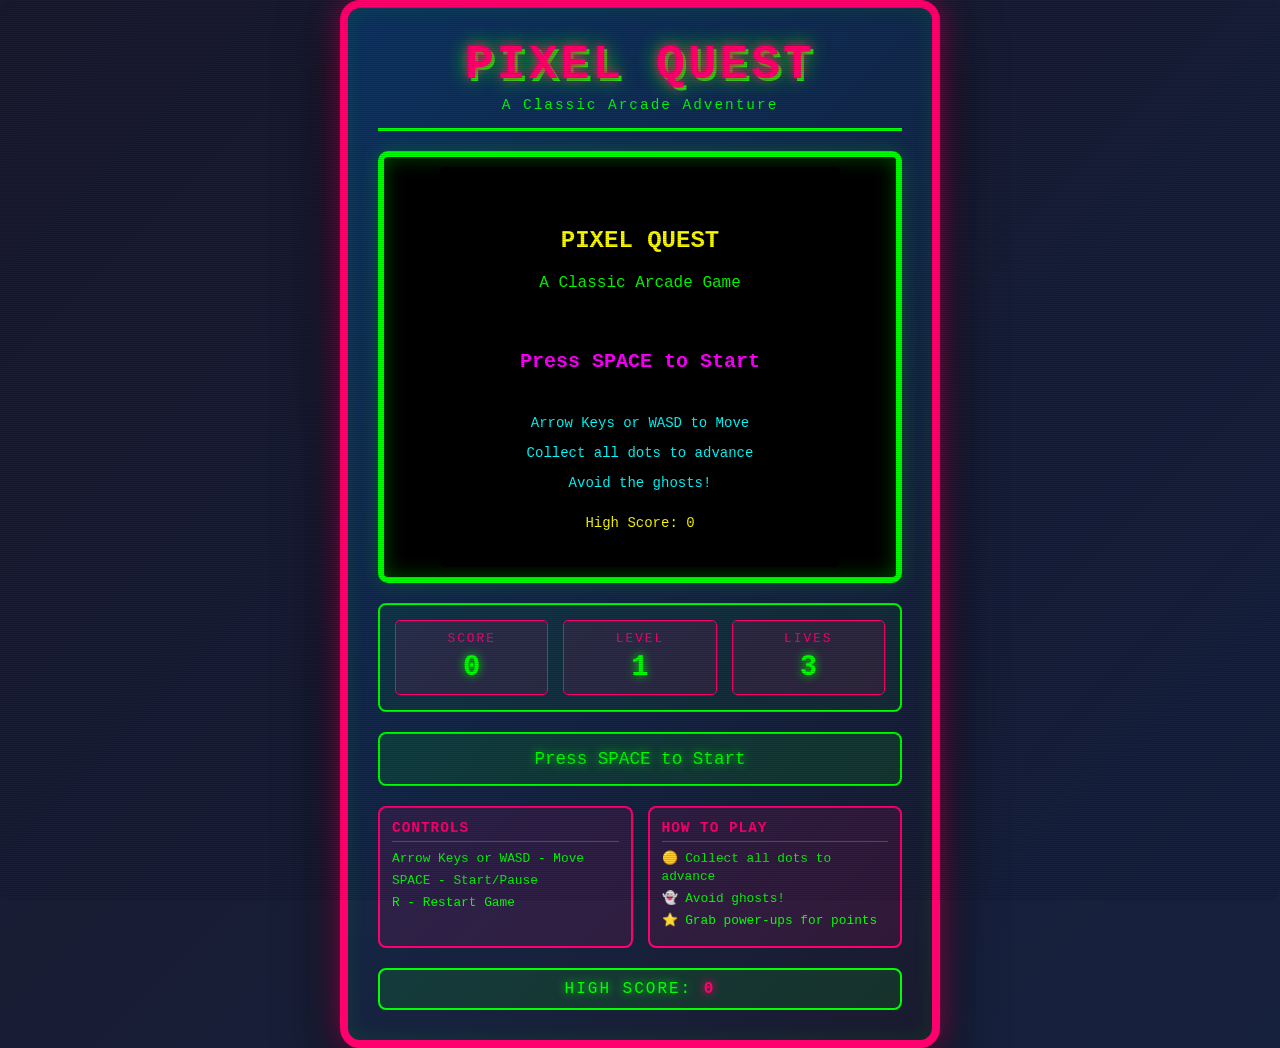
<file: arcade_game/index.html>
<!DOCTYPE html>
<html lang="en">
<head>
    <meta charset="UTF-8">
    <meta name="viewport" content="width=device-width, initial-scale=1.0">
    <title>Retro Arcade Game - Pixel Quest</title>
    <link rel="stylesheet" href="arcade_style.css">
</head>
<body>
    <div class="arcade-container">
        <!-- Arcade Cabinet Header -->
        <div class="arcade-header">
            <h1 class="arcade-title">PIXEL QUEST</h1>
            <p class="arcade-subtitle">A Classic Arcade Adventure</p>
        </div>

        <!-- Game Screen -->
        <div class="arcade-screen">
            <canvas id="gameCanvas" width="400" height="400"></canvas>
        </div>

        <!-- Score Display -->
        <div class="score-display">
            <div class="score-item">
                <span class="score-label">SCORE</span>
                <span class="score-value" id="score">0</span>
            </div>
            <div class="score-item">
                <span class="score-label">LEVEL</span>
                <span class="score-value" id="level">1</span>
            </div>
            <div class="score-item">
                <span class="score-label">LIVES</span>
                <span class="score-value" id="lives">3</span>
            </div>
        </div>

        <!-- Game Status -->
        <div class="game-status" id="gameStatus">
            <p id="statusText">Press SPACE to Start</p>
        </div>

        <!-- Controls -->
        <div class="controls">
            <div class="control-section">
                <h3>CONTROLS</h3>
                <p>Arrow Keys or WASD - Move</p>
                <p>SPACE - Start/Pause</p>
                <p>R - Restart Game</p>
            </div>
            <div class="control-section">
                <h3>HOW TO PLAY</h3>
                <p>🟡 Collect all dots to advance</p>
                <p>👻 Avoid ghosts!</p>
                <p>⭐ Grab power-ups for points</p>
            </div>
        </div>

        <!-- High Score -->
        <div class="high-score">
            <span>HIGH SCORE: <span id="highScore">0</span></span>
        </div>
    </div>

    <script src="arcade_game.js"></script>
</body>
</html>
</file>
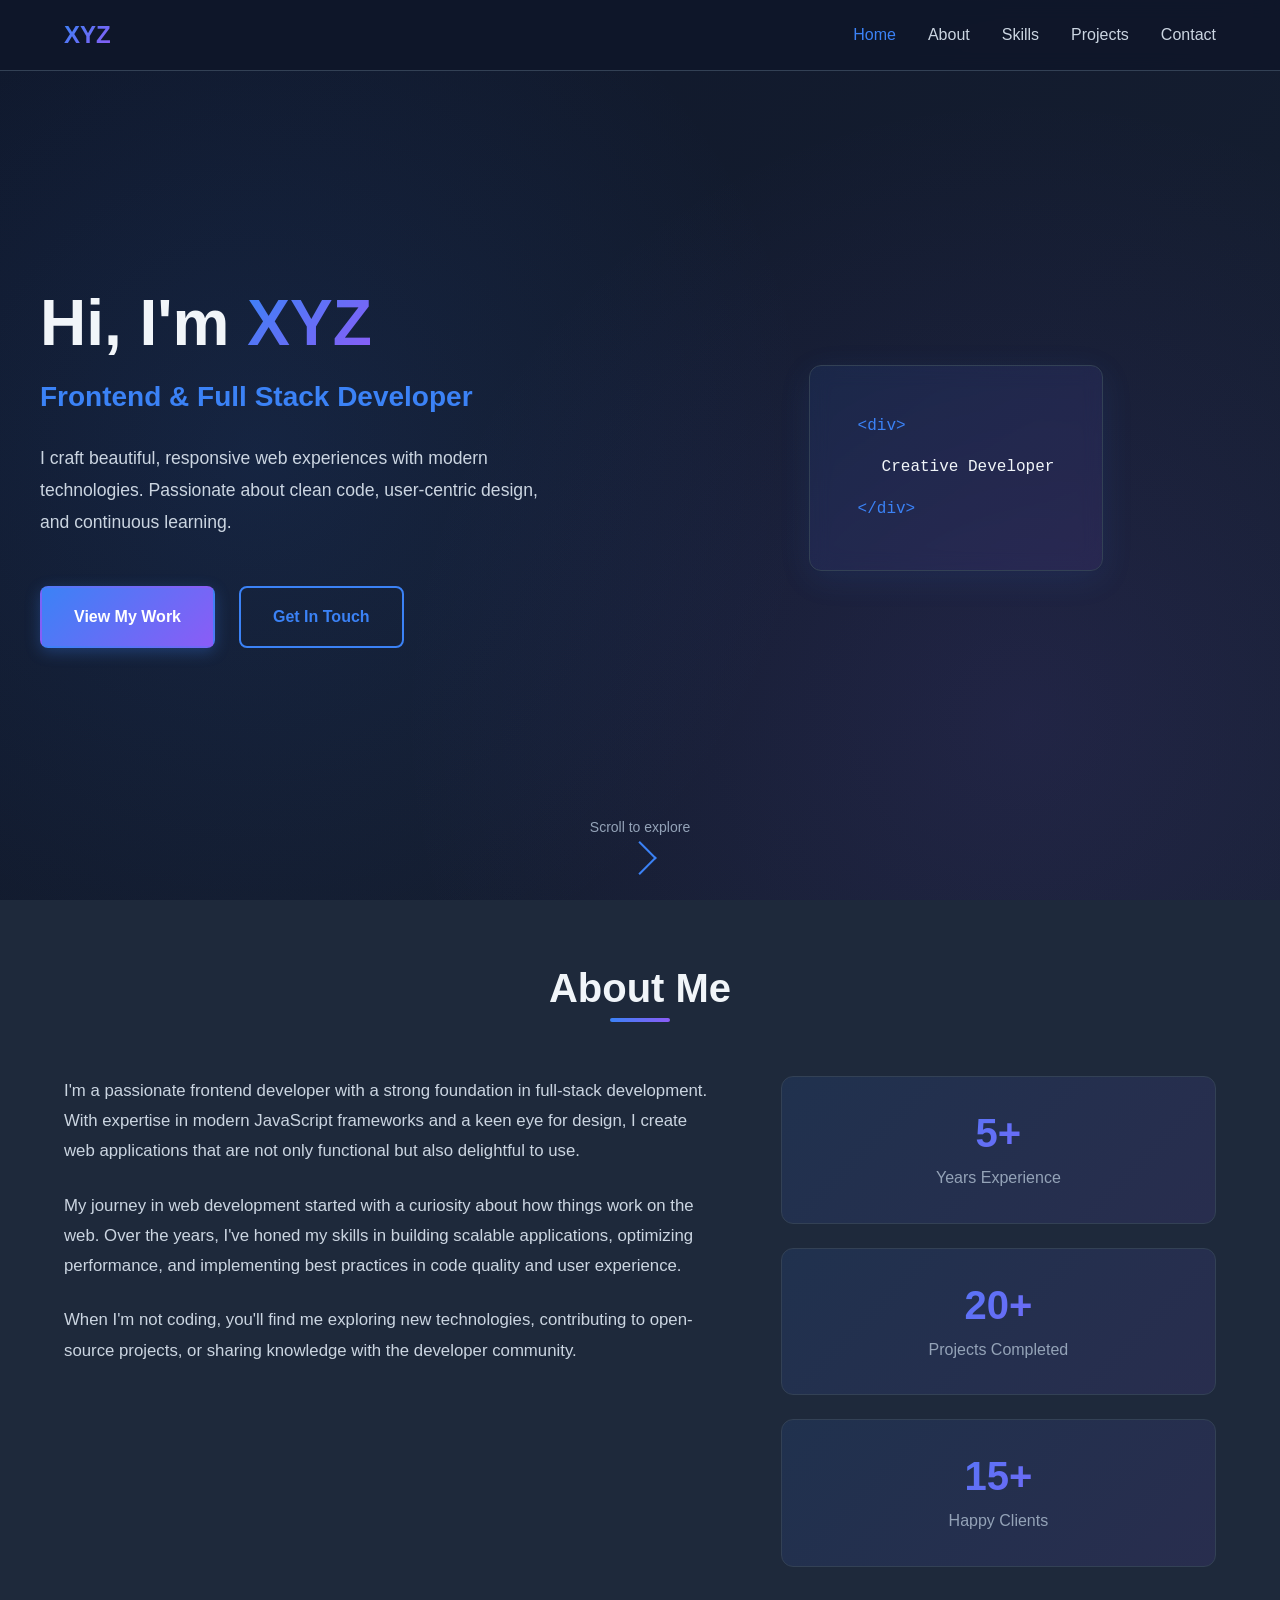
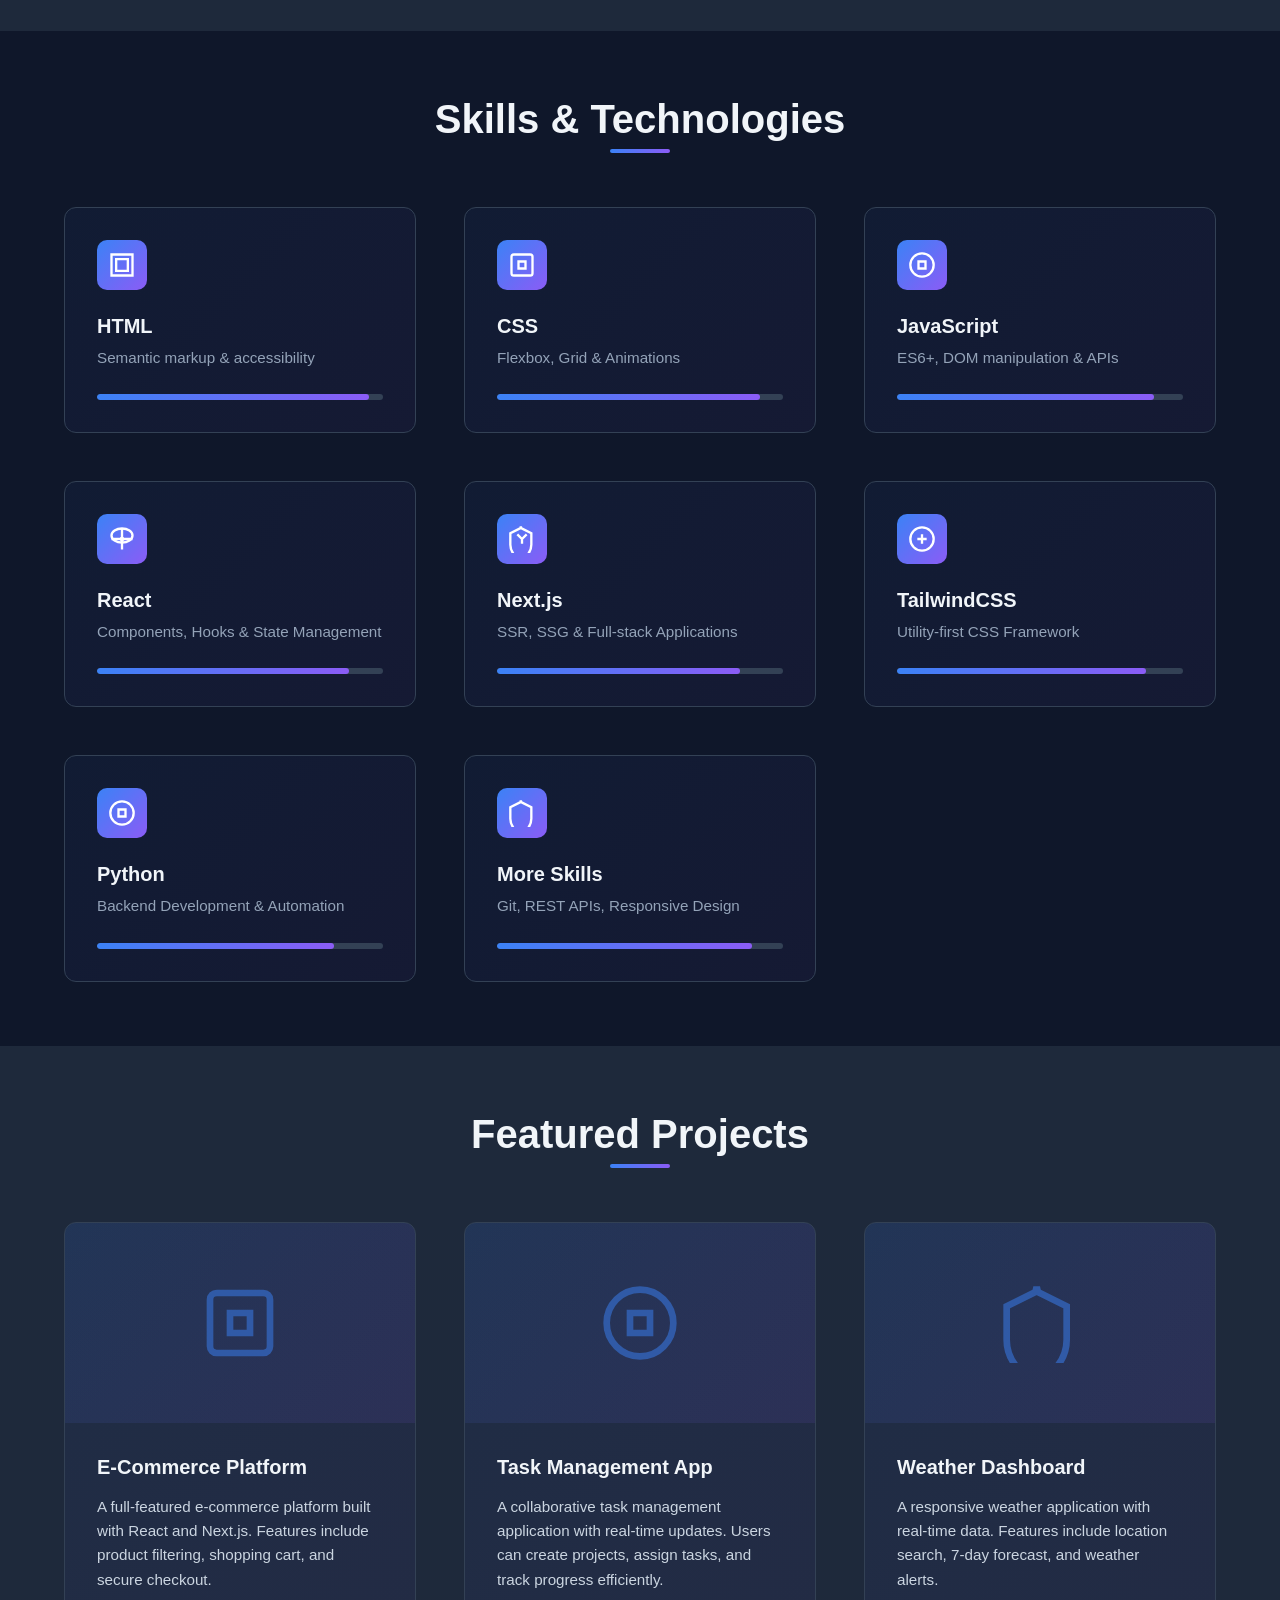
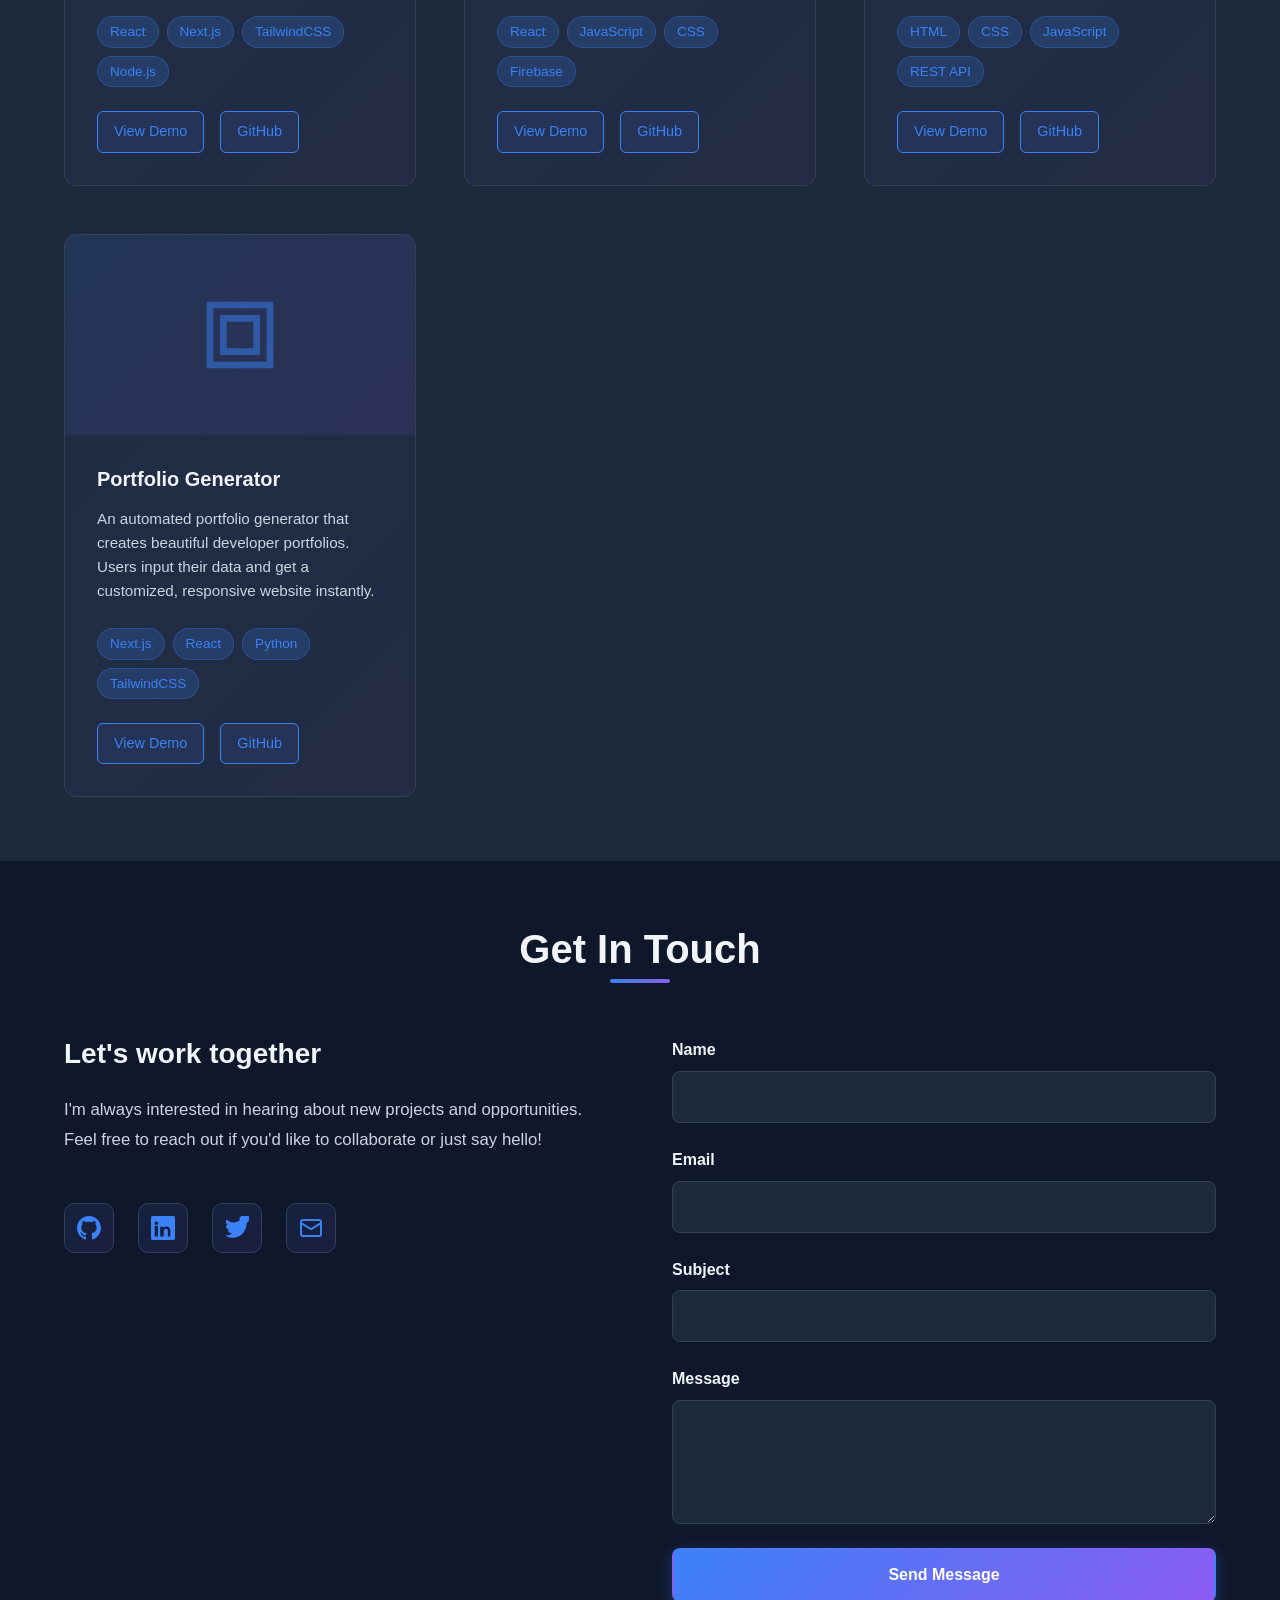
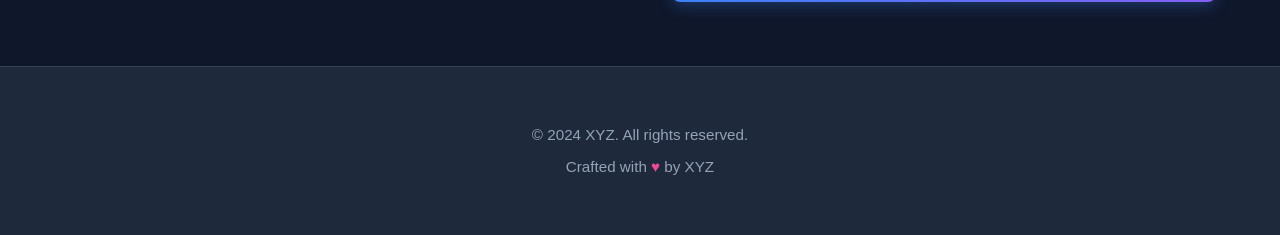
<file: portfolio_app/index.html>
<!DOCTYPE html>
<html lang="en">
<head>
    <meta charset="UTF-8">
    <meta name="viewport" content="width=device-width, initial-scale=1.0">
    <meta name="description" content="XYZ - Frontend & Full Stack Developer Portfolio">
    <meta name="theme-color" content="#0f172a">
    <title>XYZ - Frontend Developer Portfolio</title>
    <link rel="stylesheet" href="style.css">
</head>
<body>
    <!-- Navigation -->
    <nav class="navbar">
        <div class="nav-container">
            <div class="nav-logo">
                <a href="#home">XYZ</a>
            </div>
            <ul class="nav-menu">
                <li><a href="#home" class="nav-link">Home</a></li>
                <li><a href="#about" class="nav-link">About</a></li>
                <li><a href="#skills" class="nav-link">Skills</a></li>
                <li><a href="#projects" class="nav-link">Projects</a></li>
                <li><a href="#contact" class="nav-link">Contact</a></li>
            </ul>
            <div class="hamburger">
                <span></span>
                <span></span>
                <span></span>
            </div>
        </div>
    </nav>

    <!-- Hero Section -->
    <section id="home" class="hero">
        <div class="hero-content">
            <div class="hero-text">
                <h1 class="hero-title">Hi, I'm <span class="highlight">XYZ</span></h1>
                <p class="hero-subtitle">Frontend & Full Stack Developer</p>
                <p class="hero-description">
                    I craft beautiful, responsive web experiences with modern technologies. 
                    Passionate about clean code, user-centric design, and continuous learning.
                </p>
                <div class="hero-buttons">
                    <a href="#projects" class="btn btn-primary">View My Work</a>
                    <a href="#contact" class="btn btn-secondary">Get In Touch</a>
                </div>
            </div>
            <div class="hero-visual">
                <div class="floating-card">
                    <div class="code-snippet">
                        <span class="code-tag">&lt;div&gt;</span>
                        <span class="code-text">Creative Developer</span>
                        <span class="code-tag">&lt;/div&gt;</span>
                    </div>
                </div>
            </div>
        </div>
        <div class="scroll-indicator">
            <span>Scroll to explore</span>
            <div class="scroll-arrow"></div>
        </div>
    </section>

    <!-- About Section -->
    <section id="about" class="about">
        <div class="container">
            <h2 class="section-title">About Me</h2>
            <div class="about-content">
                <div class="about-text">
                    <p>
                        I'm a passionate frontend developer with a strong foundation in full-stack development. 
                        With expertise in modern JavaScript frameworks and a keen eye for design, I create web 
                        applications that are not only functional but also delightful to use.
                    </p>
                    <p>
                        My journey in web development started with a curiosity about how things work on the web. 
                        Over the years, I've honed my skills in building scalable applications, optimizing performance, 
                        and implementing best practices in code quality and user experience.
                    </p>
                    <p>
                        When I'm not coding, you'll find me exploring new technologies, contributing to open-source 
                        projects, or sharing knowledge with the developer community.
                    </p>
                </div>
                <div class="about-stats">
                    <div class="stat-card">
                        <h3>5+</h3>
                        <p>Years Experience</p>
                    </div>
                    <div class="stat-card">
                        <h3>20+</h3>
                        <p>Projects Completed</p>
                    </div>
                    <div class="stat-card">
                        <h3>15+</h3>
                        <p>Happy Clients</p>
                    </div>
                </div>
            </div>
        </div>
    </section>

    <!-- Skills Section -->
    <section id="skills" class="skills">
        <div class="container">
            <h2 class="section-title">Skills & Technologies</h2>
            <div class="skills-grid">
                <!-- HTML -->
                <div class="skill-card">
                    <div class="skill-icon">
                        <svg viewBox="0 0 24 24" fill="none" stroke="currentColor" stroke-width="2">
                            <path d="M3 3h18v18H3z"></path>
                            <path d="M7 7h10v10H7z"></path>
                        </svg>
                    </div>
                    <h3>HTML</h3>
                    <p>Semantic markup & accessibility</p>
                    <div class="progress-bar">
                        <div class="progress" style="width: 95%"></div>
                    </div>
                </div>

                <!-- CSS -->
                <div class="skill-card">
                    <div class="skill-icon">
                        <svg viewBox="0 0 24 24" fill="none" stroke="currentColor" stroke-width="2">
                            <rect x="3" y="3" width="18" height="18" rx="2"></rect>
                            <path d="M9 9h6v6H9z"></path>
                        </svg>
                    </div>
                    <h3>CSS</h3>
                    <p>Flexbox, Grid & Animations</p>
                    <div class="progress-bar">
                        <div class="progress" style="width: 92%"></div>
                    </div>
                </div>

                <!-- JavaScript -->
                <div class="skill-card">
                    <div class="skill-icon">
                        <svg viewBox="0 0 24 24" fill="none" stroke="currentColor" stroke-width="2">
                            <path d="M12 2C6.48 2 2 6.48 2 12s4.48 10 10 10 10-4.48 10-10S17.52 2 12 2z"></path>
                            <path d="M9 9h6v6H9z"></path>
                        </svg>
                    </div>
                    <h3>JavaScript</h3>
                    <p>ES6+, DOM manipulation & APIs</p>
                    <div class="progress-bar">
                        <div class="progress" style="width: 90%"></div>
                    </div>
                </div>

                <!-- React -->
                <div class="skill-card">
                    <div class="skill-icon">
                        <svg viewBox="0 0 24 24" fill="none" stroke="currentColor" stroke-width="2">
                            <circle cx="12" cy="12" r="1"></circle>
                            <path d="M12 3c4.97 0 9 2.69 9 6s-4.03 6-9 6-9-2.69-9-6 4.03-6 9-6z"></path>
                            <path d="M12 3v18M3 12h18"></path>
                        </svg>
                    </div>
                    <h3>React</h3>
                    <p>Components, Hooks & State Management</p>
                    <div class="progress-bar">
                        <div class="progress" style="width: 88%"></div>
                    </div>
                </div>

                <!-- Next.js -->
                <div class="skill-card">
                    <div class="skill-icon">
                        <svg viewBox="0 0 24 24" fill="none" stroke="currentColor" stroke-width="2">
                            <path d="M12 2L2 7v10c0 5.55 3.84 10.74 9 12 5.16-1.26 9-6.45 9-12V7l-10-5z"></path>
                            <path d="M12 12l-4-4m4 4l4-4m-4 4v4"></path>
                        </svg>
                    </div>
                    <h3>Next.js</h3>
                    <p>SSR, SSG & Full-stack Applications</p>
                    <div class="progress-bar">
                        <div class="progress" style="width: 85%"></div>
                    </div>
                </div>

                <!-- TailwindCSS -->
                <div class="skill-card">
                    <div class="skill-icon">
                        <svg viewBox="0 0 24 24" fill="none" stroke="currentColor" stroke-width="2">
                            <path d="M12 2C6.48 2 2 6.48 2 12s4.48 10 10 10 10-4.48 10-10S17.52 2 12 2z"></path>
                            <path d="M8 12h8M12 8v8"></path>
                        </svg>
                    </div>
                    <h3>TailwindCSS</h3>
                    <p>Utility-first CSS Framework</p>
                    <div class="progress-bar">
                        <div class="progress" style="width: 87%"></div>
                    </div>
                </div>

                <!-- Python -->
                <div class="skill-card">
                    <div class="skill-icon">
                        <svg viewBox="0 0 24 24" fill="none" stroke="currentColor" stroke-width="2">
                            <path d="M12 2C6.48 2 2 6.48 2 12s4.48 10 10 10 10-4.48 10-10S17.52 2 12 2z"></path>
                            <path d="M9 9h6v6H9z"></path>
                        </svg>
                    </div>
                    <h3>Python</h3>
                    <p>Backend Development & Automation</p>
                    <div class="progress-bar">
                        <div class="progress" style="width: 83%"></div>
                    </div>
                </div>

                <!-- Additional Skills -->
                <div class="skill-card">
                    <div class="skill-icon">
                        <svg viewBox="0 0 24 24" fill="none" stroke="currentColor" stroke-width="2">
                            <path d="M12 2L2 7v10c0 5.55 3.84 10.74 9 12 5.16-1.26 9-6.45 9-12V7l-10-5z"></path>
                        </svg>
                    </div>
                    <h3>More Skills</h3>
                    <p>Git, REST APIs, Responsive Design</p>
                    <div class="progress-bar">
                        <div class="progress" style="width: 89%"></div>
                    </div>
                </div>
            </div>
        </div>
    </section>

    <!-- Projects Section -->
    <section id="projects" class="projects">
        <div class="container">
            <h2 class="section-title">Featured Projects</h2>
            <div class="projects-grid">
                <!-- Project 1 -->
                <div class="project-card">
                    <div class="project-image">
                        <div class="project-placeholder">
                            <svg viewBox="0 0 24 24" fill="none" stroke="currentColor" stroke-width="2">
                                <rect x="3" y="3" width="18" height="18" rx="2"></rect>
                                <path d="M9 9h6v6H9z"></path>
                            </svg>
                        </div>
                    </div>
                    <div class="project-content">
                        <h3>E-Commerce Platform</h3>
                        <p>
                            A full-featured e-commerce platform built with React and Next.js. 
                            Features include product filtering, shopping cart, and secure checkout.
                        </p>
                        <div class="project-tech">
                            <span class="tech-tag">React</span>
                            <span class="tech-tag">Next.js</span>
                            <span class="tech-tag">TailwindCSS</span>
                            <span class="tech-tag">Node.js</span>
                        </div>
                        <div class="project-links">
                            <a href="#" class="project-link">View Demo</a>
                            <a href="#" class="project-link">GitHub</a>
                        </div>
                    </div>
                </div>

                <!-- Project 2 -->
                <div class="project-card">
                    <div class="project-image">
                        <div class="project-placeholder">
                            <svg viewBox="0 0 24 24" fill="none" stroke="currentColor" stroke-width="2">
                                <path d="M12 2C6.48 2 2 6.48 2 12s4.48 10 10 10 10-4.48 10-10S17.52 2 12 2z"></path>
                                <path d="M9 9h6v6H9z"></path>
                            </svg>
                        </div>
                    </div>
                    <div class="project-content">
                        <h3>Task Management App</h3>
                        <p>
                            A collaborative task management application with real-time updates. 
                            Users can create projects, assign tasks, and track progress efficiently.
                        </p>
                        <div class="project-tech">
                            <span class="tech-tag">React</span>
                            <span class="tech-tag">JavaScript</span>
                            <span class="tech-tag">CSS</span>
                            <span class="tech-tag">Firebase</span>
                        </div>
                        <div class="project-links">
                            <a href="#" class="project-link">View Demo</a>
                            <a href="#" class="project-link">GitHub</a>
                        </div>
                    </div>
                </div>

                <!-- Project 3 -->
                <div class="project-card">
                    <div class="project-image">
                        <div class="project-placeholder">
                            <svg viewBox="0 0 24 24" fill="none" stroke="currentColor" stroke-width="2">
                                <path d="M12 2L2 7v10c0 5.55 3.84 10.74 9 12 5.16-1.26 9-6.45 9-12V7l-10-5z"></path>
                            </svg>
                        </div>
                    </div>
                    <div class="project-content">
                        <h3>Weather Dashboard</h3>
                        <p>
                            A responsive weather application with real-time data. 
                            Features include location search, 7-day forecast, and weather alerts.
                        </p>
                        <div class="project-tech">
                            <span class="tech-tag">HTML</span>
                            <span class="tech-tag">CSS</span>
                            <span class="tech-tag">JavaScript</span>
                            <span class="tech-tag">REST API</span>
                        </div>
                        <div class="project-links">
                            <a href="#" class="project-link">View Demo</a>
                            <a href="#" class="project-link">GitHub</a>
                        </div>
                    </div>
                </div>

                <!-- Project 4 -->
                <div class="project-card">
                    <div class="project-image">
                        <div class="project-placeholder">
                            <svg viewBox="0 0 24 24" fill="none" stroke="currentColor" stroke-width="2">
                                <path d="M3 3h18v18H3z"></path>
                                <path d="M7 7h10v10H7z"></path>
                            </svg>
                        </div>
                    </div>
                    <div class="project-content">
                        <h3>Portfolio Generator</h3>
                        <p>
                            An automated portfolio generator that creates beautiful developer portfolios. 
                            Users input their data and get a customized, responsive website instantly.
                        </p>
                        <div class="project-tech">
                            <span class="tech-tag">Next.js</span>
                            <span class="tech-tag">React</span>
                            <span class="tech-tag">Python</span>
                            <span class="tech-tag">TailwindCSS</span>
                        </div>
                        <div class="project-links">
                            <a href="#" class="project-link">View Demo</a>
                            <a href="#" class="project-link">GitHub</a>
                        </div>
                    </div>
                </div>
            </div>
        </div>
    </section>

    <!-- Contact Section -->
    <section id="contact" class="contact">
        <div class="container">
            <h2 class="section-title">Get In Touch</h2>
            <div class="contact-content">
                <div class="contact-info">
                    <h3>Let's work together</h3>
                    <p>
                        I'm always interested in hearing about new projects and opportunities. 
                        Feel free to reach out if you'd like to collaborate or just say hello!
                    </p>
                    <div class="social-links">
                        <a href="#" class="social-link" title="GitHub">
                            <svg viewBox="0 0 24 24" fill="currentColor">
                                <path d="M12 0c-6.626 0-12 5.373-12 12 0 5.302 3.438 9.8 8.207 11.387.599.111.793-.261.793-.577v-2.234c-3.338.726-4.033-1.416-4.033-1.416-.546-1.387-1.333-1.756-1.333-1.756-1.089-.745.083-.729.083-.729 1.205.084 1.839 1.237 1.839 1.237 1.07 1.834 2.807 1.304 3.492.997.107-.775.418-1.305.762-1.604-2.665-.305-5.467-1.334-5.467-5.931 0-1.311.469-2.381 1.236-3.221-.124-.303-.535-1.524.117-3.176 0 0 1.008-.322 3.301 1.23.957-.266 1.983-.399 3.003-.404 1.02.005 2.047.138 3.006.404 2.291-1.552 3.297-1.23 3.297-1.23.653 1.653.242 2.874.118 3.176.77.84 1.235 1.911 1.235 3.221 0 4.609-2.807 5.624-5.479 5.921.43.372.823 1.102.823 2.222v 3.293c0 .319.192.694.801.576 4.765-1.589 8.199-6.086 8.199-11.386 0-6.627-5.373-12-12-12z"/>
                            </svg>
                        </a>
                        <a href="#" class="social-link" title="LinkedIn">
                            <svg viewBox="0 0 24 24" fill="currentColor">
                                <path d="M20.447 20.452h-3.554v-5.569c0-1.328-.475-2.236-1.986-2.236-1.081 0-1.722.722-2.004 1.418-.103.249-.129.597-.129.946v5.441h-3.554s.05-8.81 0-9.728h3.554v1.375c.427-.659 1.191-1.595 2.897-1.595 2.117 0 3.704 1.385 3.704 4.362v5.586zM5.337 8.855c-1.144 0-1.915-.759-1.915-1.71 0-.955.77-1.71 1.958-1.71 1.187 0 1.915.755 1.938 1.71 0 .951-.751 1.71-1.981 1.71zm1.581 11.597H3.715V9.724h3.203v10.728zM22.225 0H1.771C.792 0 0 .774 0 1.729v20.542C0 23.227.792 24 1.771 24h20.451C23.2 24 24 23.227 24 22.271V1.729C24 .774 23.2 0 22.225 0z"/>
                            </svg>
                        </a>
                        <a href="#" class="social-link" title="Twitter">
                            <svg viewBox="0 0 24 24" fill="currentColor">
                                <path d="M23.953 4.57a10 10 0 002.856-3.515 10 10 0 01-2.836.775 4.958 4.958 0 002.163-2.723c-.951.555-2.005.959-3.127 1.184a4.92 4.92 0 00-8.384 4.482C7.69 8.095 4.067 6.13 1.64 3.162a4.822 4.822 0 00-.666 2.475c0 1.71.87 3.213 2.188 4.096a4.904 4.904 0 01-2.228-.616v.06a4.923 4.923 0 003.946 4.827 4.996 4.996 0 01-2.212.085 4.936 4.936 0 004.604 3.417 9.867 9.867 0 01-6.102 2.105c-.39 0-.779-.023-1.17-.067a13.995 13.995 0 007.557 2.209c9.053 0 13.998-7.496 13.998-13.985 0-.21 0-.42-.015-.63A9.935 9.935 0 0024 4.59z"/>
                            </svg>
                        </a>
                        <a href="mailto:xyz@example.com" class="social-link" title="Email">
                            <svg viewBox="0 0 24 24" fill="none" stroke="currentColor" stroke-width="2">
                                <rect x="2" y="4" width="20" height="16" rx="2"></rect>
                                <path d="m22 7-8.97 5.7a1.94 1.94 0 0 1-2.06 0L2 7"></path>
                            </svg>
                        </a>
                    </div>
                </div>
                <form class="contact-form" id="contactForm">
                    <div class="form-group">
                        <label for="name">Name</label>
                        <input type="text" id="name" name="name" required>
                    </div>
                    <div class="form-group">
                        <label for="email">Email</label>
                        <input type="email" id="email" name="email" required>
                    </div>
                    <div class="form-group">
                        <label for="subject">Subject</label>
                        <input type="text" id="subject" name="subject" required>
                    </div>
                    <div class="form-group">
                        <label for="message">Message</label>
                        <textarea id="message" name="message" rows="5" required></textarea>
                    </div>
                    <button type="submit" class="btn btn-primary">Send Message</button>
                    <div class="form-message" id="formMessage"></div>
                </form>
            </div>
        </div>
    </section>

    <!-- Footer -->
    <footer class="footer">
        <div class="container">
            <div class="footer-content">
                <p>&copy; 2024 XYZ. All rights reserved.</p>
                <p>Crafted with <span class="heart">♥</span> by XYZ</p>
            </div>
        </div>
    </footer>

    <script src="script.js"></script>
</body>
</html>
</file>
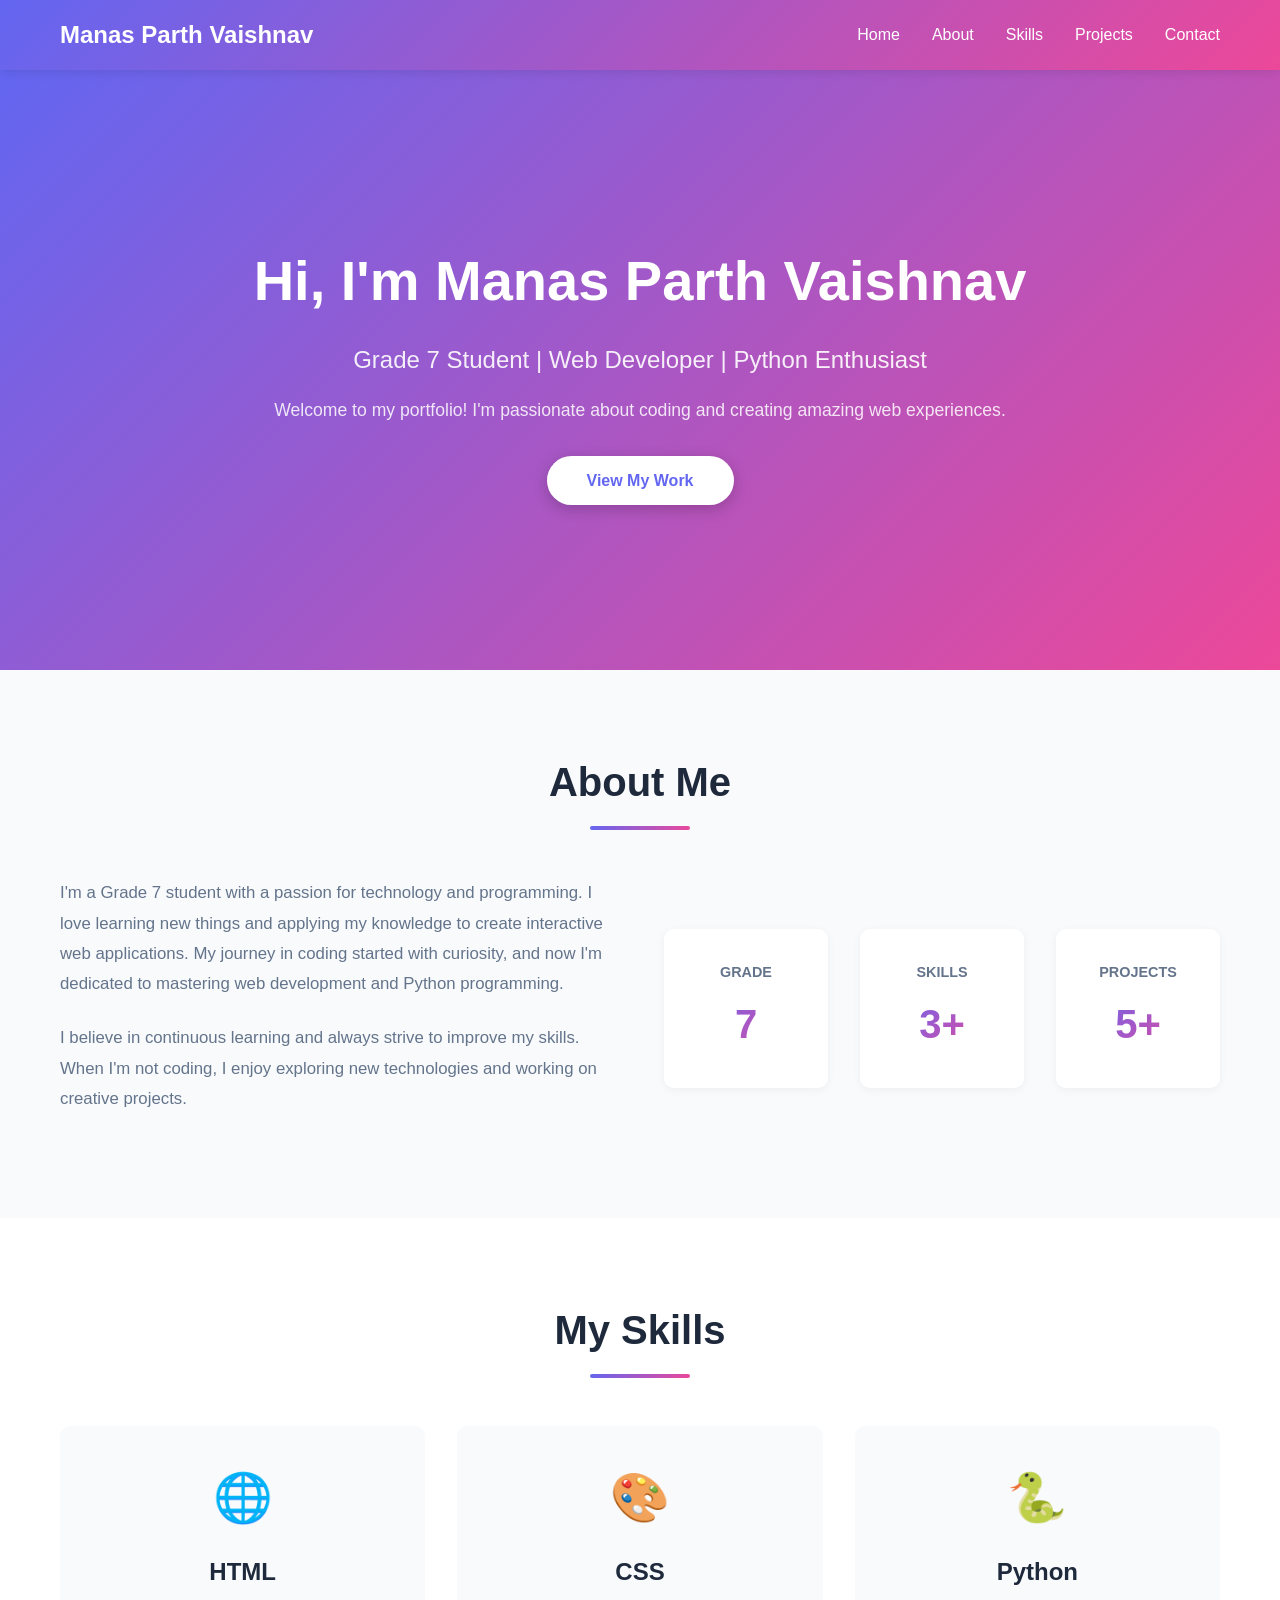
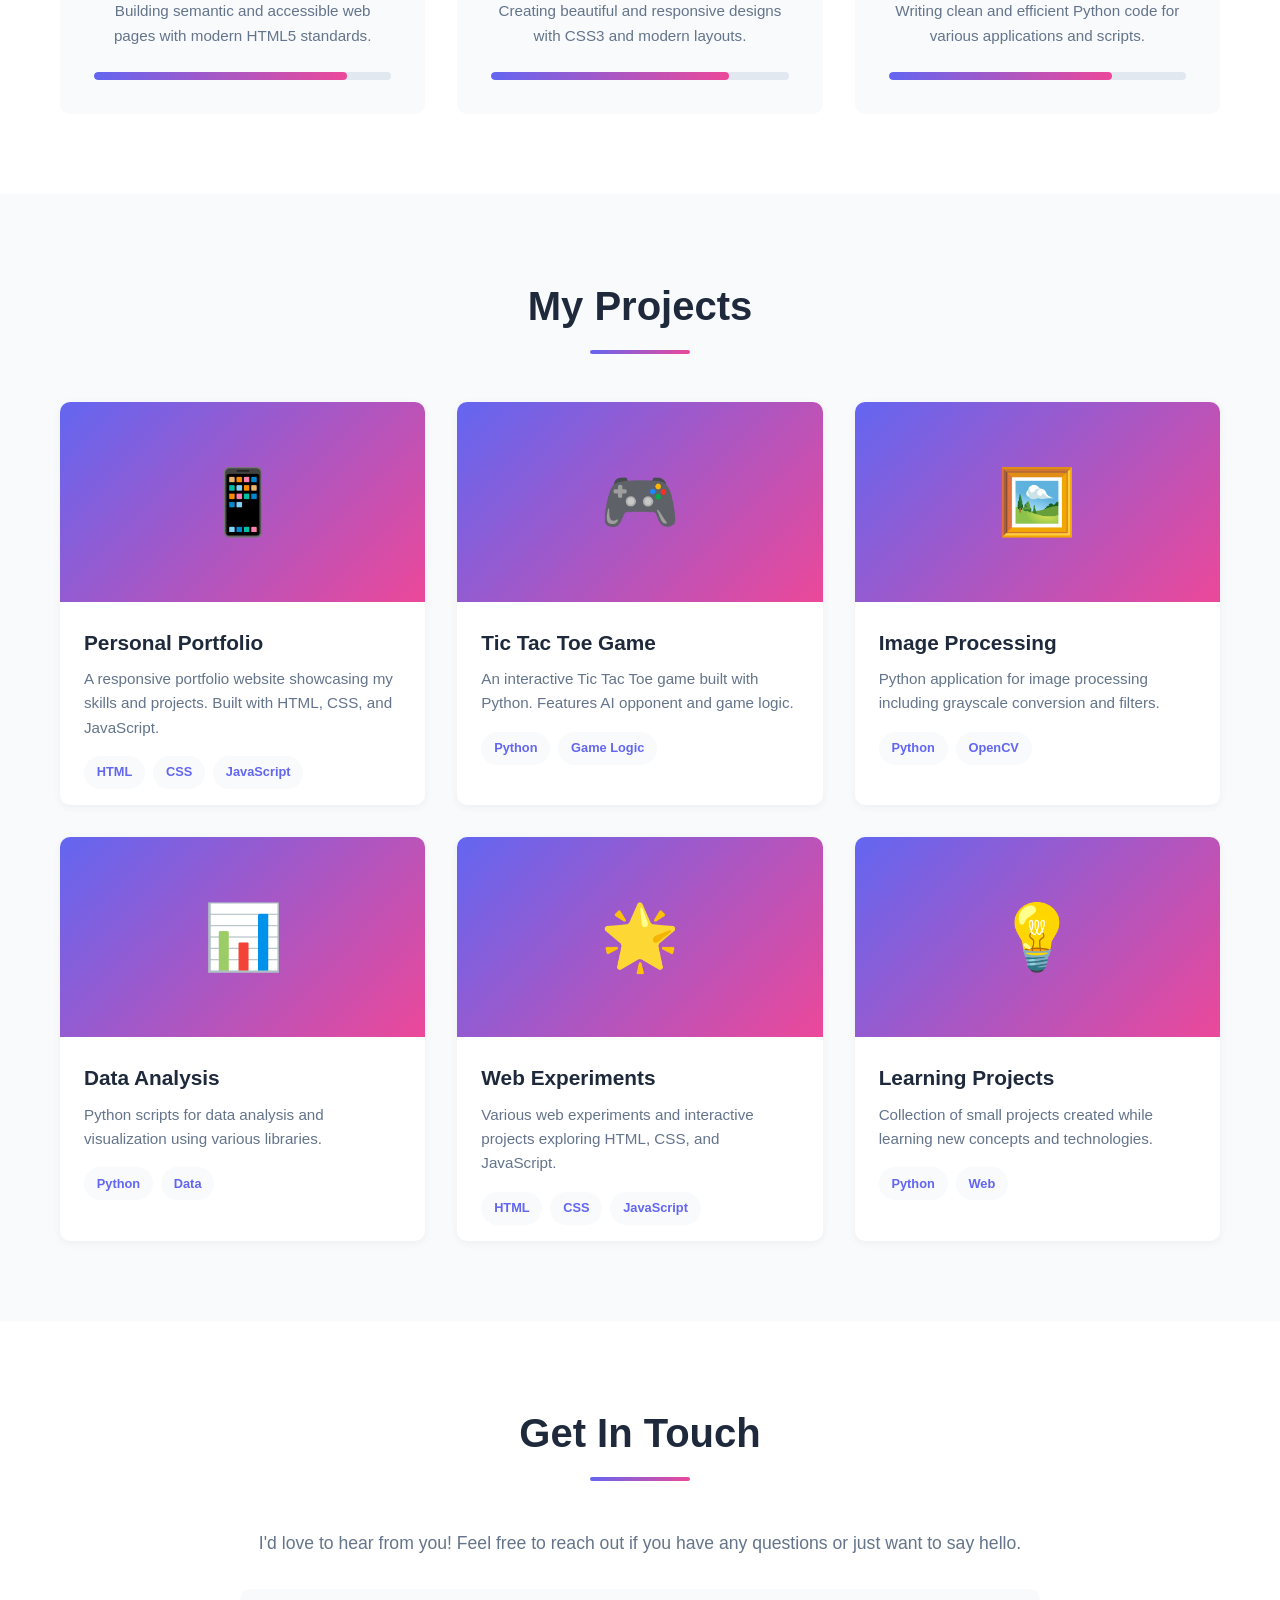
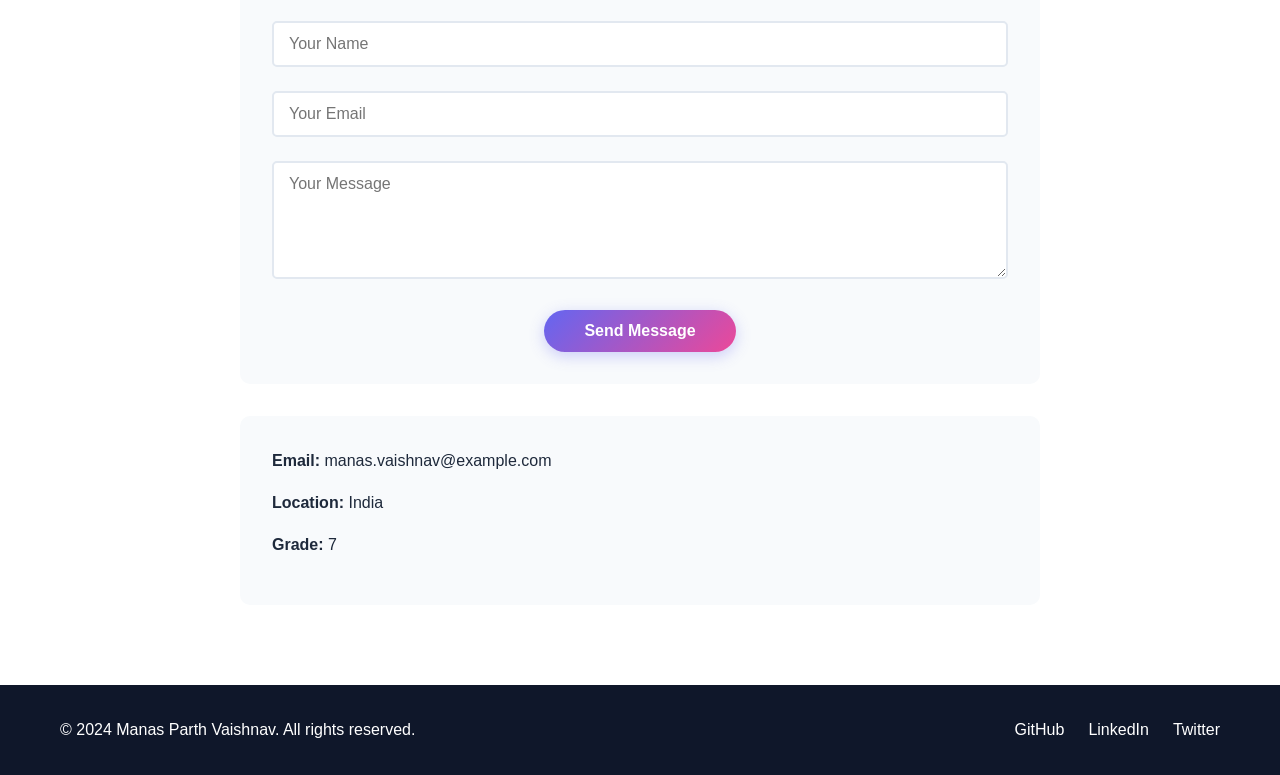
<file: portfolio_website/index.html>
<!DOCTYPE html>
<html lang="en">
<head>
    <meta charset="UTF-8">
    <meta name="viewport" content="width=device-width, initial-scale=1.0">
    <title>Manas Parth Vaishnav - Portfolio</title>
    <link rel="stylesheet" href="style.css">
</head>
<body>
    <!-- Navigation Bar -->
    <nav class="navbar">
        <div class="nav-container">
            <div class="logo">Manas Parth Vaishnav</div>
            <ul class="nav-menu">
                <li><a href="#home" class="nav-link">Home</a></li>
                <li><a href="#about" class="nav-link">About</a></li>
                <li><a href="#skills" class="nav-link">Skills</a></li>
                <li><a href="#projects" class="nav-link">Projects</a></li>
                <li><a href="#contact" class="nav-link">Contact</a></li>
            </ul>
            <div class="hamburger">
                <span></span>
                <span></span>
                <span></span>
            </div>
        </div>
    </nav>

    <!-- Hero Section -->
    <section id="home" class="hero">
        <div class="hero-content">
            <h1 class="hero-title">Hi, I'm Manas Parth Vaishnav</h1>
            <p class="hero-subtitle">Grade 7 Student | Web Developer | Python Enthusiast</p>
            <p class="hero-description">Welcome to my portfolio! I'm passionate about coding and creating amazing web experiences.</p>
            <a href="#projects" class="cta-button">View My Work</a>
        </div>
    </section>

    <!-- About Section -->
    <section id="about" class="about">
        <div class="container">
            <h2 class="section-title">About Me</h2>
            <div class="about-content">
                <div class="about-text">
                    <p>I'm a Grade 7 student with a passion for technology and programming. I love learning new things and applying my knowledge to create interactive web applications. My journey in coding started with curiosity, and now I'm dedicated to mastering web development and Python programming.</p>
                    <p>I believe in continuous learning and always strive to improve my skills. When I'm not coding, I enjoy exploring new technologies and working on creative projects.</p>
                </div>
                <div class="about-stats">
                    <div class="stat">
                        <h3>Grade</h3>
                        <p>7</p>
                    </div>
                    <div class="stat">
                        <h3>Skills</h3>
                        <p>3+</p>
                    </div>
                    <div class="stat">
                        <h3>Projects</h3>
                        <p>5+</p>
                    </div>
                </div>
            </div>
        </div>
    </section>

    <!-- Skills Section -->
    <section id="skills" class="skills">
        <div class="container">
            <h2 class="section-title">My Skills</h2>
            <div class="skills-grid">
                <div class="skill-card">
                    <div class="skill-icon">🌐</div>
                    <h3>HTML</h3>
                    <p>Building semantic and accessible web pages with modern HTML5 standards.</p>
                    <div class="skill-bar">
                        <div class="skill-progress" style="width: 85%"></div>
                    </div>
                </div>
                <div class="skill-card">
                    <div class="skill-icon">🎨</div>
                    <h3>CSS</h3>
                    <p>Creating beautiful and responsive designs with CSS3 and modern layouts.</p>
                    <div class="skill-bar">
                        <div class="skill-progress" style="width: 80%"></div>
                    </div>
                </div>
                <div class="skill-card">
                    <div class="skill-icon">🐍</div>
                    <h3>Python</h3>
                    <p>Writing clean and efficient Python code for various applications and scripts.</p>
                    <div class="skill-bar">
                        <div class="skill-progress" style="width: 75%"></div>
                    </div>
                </div>
            </div>
        </div>
    </section>

    <!-- Projects Section -->
    <section id="projects" class="projects">
        <div class="container">
            <h2 class="section-title">My Projects</h2>
            <div class="projects-grid">
                <div class="project-card">
                    <div class="project-image">
                        <div class="project-placeholder">📱</div>
                    </div>
                    <h3>Personal Portfolio</h3>
                    <p>A responsive portfolio website showcasing my skills and projects. Built with HTML, CSS, and JavaScript.</p>
                    <div class="project-tags">
                        <span class="tag">HTML</span>
                        <span class="tag">CSS</span>
                        <span class="tag">JavaScript</span>
                    </div>
                </div>
                <div class="project-card">
                    <div class="project-image">
                        <div class="project-placeholder">🎮</div>
                    </div>
                    <h3>Tic Tac Toe Game</h3>
                    <p>An interactive Tic Tac Toe game built with Python. Features AI opponent and game logic.</p>
                    <div class="project-tags">
                        <span class="tag">Python</span>
                        <span class="tag">Game Logic</span>
                    </div>
                </div>
                <div class="project-card">
                    <div class="project-image">
                        <div class="project-placeholder">🖼️</div>
                    </div>
                    <h3>Image Processing</h3>
                    <p>Python application for image processing including grayscale conversion and filters.</p>
                    <div class="project-tags">
                        <span class="tag">Python</span>
                        <span class="tag">OpenCV</span>
                    </div>
                </div>
                <div class="project-card">
                    <div class="project-image">
                        <div class="project-placeholder">📊</div>
                    </div>
                    <h3>Data Analysis</h3>
                    <p>Python scripts for data analysis and visualization using various libraries.</p>
                    <div class="project-tags">
                        <span class="tag">Python</span>
                        <span class="tag">Data</span>
                    </div>
                </div>
                <div class="project-card">
                    <div class="project-image">
                        <div class="project-placeholder">🌟</div>
                    </div>
                    <h3>Web Experiments</h3>
                    <p>Various web experiments and interactive projects exploring HTML, CSS, and JavaScript.</p>
                    <div class="project-tags">
                        <span class="tag">HTML</span>
                        <span class="tag">CSS</span>
                        <span class="tag">JavaScript</span>
                    </div>
                </div>
                <div class="project-card">
                    <div class="project-image">
                        <div class="project-placeholder">💡</div>
                    </div>
                    <h3>Learning Projects</h3>
                    <p>Collection of small projects created while learning new concepts and technologies.</p>
                    <div class="project-tags">
                        <span class="tag">Python</span>
                        <span class="tag">Web</span>
                    </div>
                </div>
            </div>
        </div>
    </section>

    <!-- Contact Section -->
    <section id="contact" class="contact">
        <div class="container">
            <h2 class="section-title">Get In Touch</h2>
            <div class="contact-content">
                <p>I'd love to hear from you! Feel free to reach out if you have any questions or just want to say hello.</p>
                <form class="contact-form" id="contactForm">
                    <div class="form-group">
                        <input type="text" placeholder="Your Name" required>
                    </div>
                    <div class="form-group">
                        <input type="email" placeholder="Your Email" required>
                    </div>
                    <div class="form-group">
                        <textarea placeholder="Your Message" rows="5" required></textarea>
                    </div>
                    <button type="submit" class="submit-button">Send Message</button>
                </form>
                <div class="contact-info">
                    <p><strong>Email:</strong> manas.vaishnav@example.com</p>
                    <p><strong>Location:</strong> India</p>
                    <p><strong>Grade:</strong> 7</p>
                </div>
            </div>
        </div>
    </section>

    <!-- Footer -->
    <footer class="footer">
        <div class="container">
            <p>&copy; 2024 Manas Parth Vaishnav. All rights reserved.</p>
            <div class="social-links">
                <a href="#" class="social-link">GitHub</a>
                <a href="#" class="social-link">LinkedIn</a>
                <a href="#" class="social-link">Twitter</a>
            </div>
        </div>
    </footer>

    <script src="script.js"></script>
</body>
</html>
</file>
<file: arcade_game/arcade_style.css>
* {
    margin: 0;
    padding: 0;
    box-sizing: border-box;
}

body {
    background: linear-gradient(135deg, #1a1a2e 0%, #16213e 100%);
    font-family: 'Courier New', monospace;
    display: flex;
    justify-content: center;
    align-items: center;
    min-height: 100vh;
    color: #00ff00;
    overflow: hidden;
}

.arcade-container {
    background: linear-gradient(135deg, #0f3460 0%, #1a1a2e 100%);
    border: 8px solid #ff006e;
    border-radius: 20px;
    padding: 30px;
    box-shadow: 
        0 0 30px rgba(255, 0, 110, 0.5),
        inset 0 0 20px rgba(0, 255, 0, 0.1),
        0 20px 60px rgba(0, 0, 0, 0.8);
    max-width: 600px;
    animation: arcadeGlow 3s ease-in-out infinite;
}

@keyframes arcadeGlow {
    0%, 100% {
        box-shadow: 
            0 0 30px rgba(255, 0, 110, 0.5),
            inset 0 0 20px rgba(0, 255, 0, 0.1),
            0 20px 60px rgba(0, 0, 0, 0.8);
    }
    50% {
        box-shadow: 
            0 0 50px rgba(255, 0, 110, 0.8),
            inset 0 0 30px rgba(0, 255, 0, 0.2),
            0 20px 60px rgba(0, 0, 0, 0.8);
    }
}

/* Arcade Header */
.arcade-header {
    text-align: center;
    margin-bottom: 20px;
    border-bottom: 3px solid #00ff00;
    padding-bottom: 15px;
}

.arcade-title {
    font-size: 3rem;
    color: #ff006e;
    text-shadow: 
        0 0 10px #ff006e,
        0 0 20px #00ff00,
        3px 3px 0px #00ff00;
    letter-spacing: 3px;
    font-weight: bold;
    animation: titleFlicker 0.15s infinite;
}

@keyframes titleFlicker {
    0%, 100% {
        text-shadow: 
            0 0 10px #ff006e,
            0 0 20px #00ff00,
            3px 3px 0px #00ff00;
    }
    50% {
        text-shadow: 
            0 0 20px #ff006e,
            0 0 30px #00ff00,
            3px 3px 0px #ff006e;
    }
}

.arcade-subtitle {
    color: #00ff00;
    font-size: 0.9rem;
    margin-top: 5px;
    letter-spacing: 2px;
}

/* Game Screen */
.arcade-screen {
    background: #000000;
    border: 6px solid #00ff00;
    border-radius: 10px;
    padding: 10px;
    margin-bottom: 20px;
    box-shadow: 
        inset 0 0 20px rgba(0, 255, 0, 0.3),
        0 0 20px rgba(0, 255, 0, 0.2);
    display: flex;
    justify-content: center;
    align-items: center;
}

#gameCanvas {
    display: block;
    background: #000000;
    border-radius: 5px;
    image-rendering: pixelated;
    image-rendering: crisp-edges;
}

/* Score Display */
.score-display {
    display: grid;
    grid-template-columns: repeat(3, 1fr);
    gap: 15px;
    margin-bottom: 20px;
    background: rgba(0, 255, 0, 0.05);
    padding: 15px;
    border: 2px solid #00ff00;
    border-radius: 8px;
}

.score-item {
    text-align: center;
    padding: 10px;
    background: rgba(255, 0, 110, 0.1);
    border: 1px solid #ff006e;
    border-radius: 5px;
}

.score-label {
    display: block;
    font-size: 0.8rem;
    color: #ff006e;
    letter-spacing: 2px;
    margin-bottom: 5px;
}

.score-value {
    display: block;
    font-size: 1.8rem;
    color: #00ff00;
    font-weight: bold;
    text-shadow: 0 0 10px #00ff00;
}

/* Game Status */
.game-status {
    background: rgba(0, 255, 0, 0.1);
    border: 2px solid #00ff00;
    border-radius: 8px;
    padding: 15px;
    text-align: center;
    margin-bottom: 20px;
    min-height: 50px;
    display: flex;
    align-items: center;
    justify-content: center;
}

#statusText {
    font-size: 1.1rem;
    color: #00ff00;
    text-shadow: 0 0 10px #00ff00;
    animation: statusBlink 1s infinite;
}

@keyframes statusBlink {
    0%, 100% {
        opacity: 1;
    }
    50% {
        opacity: 0.5;
    }
}

/* Controls */
.controls {
    display: grid;
    grid-template-columns: 1fr 1fr;
    gap: 15px;
    margin-bottom: 20px;
}

.control-section {
    background: rgba(255, 0, 110, 0.1);
    border: 2px solid #ff006e;
    border-radius: 8px;
    padding: 12px;
}

.control-section h3 {
    color: #ff006e;
    font-size: 0.9rem;
    margin-bottom: 8px;
    letter-spacing: 1px;
    border-bottom: 1px solid #ff006e;
    padding-bottom: 5px;
}

.control-section p {
    color: #00ff00;
    font-size: 0.8rem;
    margin: 4px 0;
    line-height: 1.4;
}

/* High Score */
.high-score {
    text-align: center;
    padding: 10px;
    background: rgba(0, 255, 0, 0.1);
    border: 2px solid #00ff00;
    border-radius: 8px;
    color: #00ff00;
    font-size: 1rem;
    letter-spacing: 2px;
    text-shadow: 0 0 10px #00ff00;
}

#highScore {
    font-weight: bold;
    color: #ff006e;
    text-shadow: 0 0 10px #ff006e;
}

/* Responsive Design */
@media (max-width: 600px) {
    .arcade-container {
        padding: 20px;
        border-width: 6px;
    }

    .arcade-title {
        font-size: 2rem;
    }

    .arcade-subtitle {
        font-size: 0.8rem;
    }

    #gameCanvas {
        width: 100%;
        height: auto;
    }

    .controls {
        grid-template-columns: 1fr;
    }

    .score-display {
        grid-template-columns: repeat(3, 1fr);
        gap: 10px;
        padding: 10px;
    }

    .score-value {
        font-size: 1.4rem;
    }
}

/* Scanlines Effect */
.arcade-screen::before {
    content: '';
    position: absolute;
    top: 0;
    left: 0;
    width: 100%;
    height: 100%;
    background: repeating-linear-gradient(
        0deg,
        rgba(0, 0, 0, 0.15),
        rgba(0, 0, 0, 0.15) 1px,
        transparent 1px,
        transparent 2px
    );
    pointer-events: none;
    border-radius: 10px;
}

/* Retro Button Style */
button {
    background: linear-gradient(135deg, #ff006e 0%, #ff4d7d 100%);
    color: #000;
    border: 3px solid #00ff00;
    padding: 10px 20px;
    font-size: 1rem;
    font-family: 'Courier New', monospace;
    cursor: pointer;
    border-radius: 5px;
    font-weight: bold;
    transition: all 0.3s;
    text-transform: uppercase;
    letter-spacing: 2px;
}

button:hover {
    background: linear-gradient(135deg, #ff4d7d 0%, #ff006e 100%);
    box-shadow: 0 0 20px #ff006e;
    transform: scale(1.05);
}

button:active {
    transform: scale(0.95);
}

/* Scrollbar Styling */
::-webkit-scrollbar {
    width: 10px;
}

::-webkit-scrollbar-track {
    background: #1a1a2e;
}

::-webkit-scrollbar-thumb {
    background: #ff006e;
    border-radius: 5px;
}

::-webkit-scrollbar-thumb:hover {
    background: #00ff00;
}
</file>
<file: portfolio_app/style.css>
/* ============================================
   PORTFOLIO WEBSITE - STYLESHEET
   Modern, Professional Developer Portfolio
   ============================================ */

/* ============================================
   CSS VARIABLES & ROOT STYLES
   ============================================ */

:root {
    /* Color Palette */
    --primary-color: #3b82f6;
    --primary-dark: #1e40af;
    --secondary-color: #8b5cf6;
    --accent-color: #ec4899;
    
    /* Background Colors */
    --bg-primary: #0f172a;
    --bg-secondary: #1e293b;
    --bg-tertiary: #334155;
    
    /* Text Colors */
    --text-primary: #f1f5f9;
    --text-secondary: #cbd5e1;
    --text-tertiary: #94a3b8;
    
    /* Border & Shadows */
    --border-color: #334155;
    --shadow-sm: 0 1px 2px rgba(0, 0, 0, 0.05);
    --shadow-md: 0 4px 6px rgba(0, 0, 0, 0.1);
    --shadow-lg: 0 10px 15px rgba(0, 0, 0, 0.1);
    --shadow-xl: 0 20px 25px rgba(0, 0, 0, 0.15);
    
    /* Spacing */
    --spacing-xs: 0.25rem;
    --spacing-sm: 0.5rem;
    --spacing-md: 1rem;
    --spacing-lg: 1.5rem;
    --spacing-xl: 2rem;
    --spacing-2xl: 3rem;
    --spacing-3xl: 4rem;
    
    /* Typography */
    --font-family: -apple-system, BlinkMacSystemFont, 'Segoe UI', Roboto, 'Helvetica Neue', Arial, sans-serif;
    --font-mono: 'Courier New', monospace;
    
    /* Transitions */
    --transition-fast: 150ms ease-in-out;
    --transition-base: 300ms ease-in-out;
    --transition-slow: 500ms ease-in-out;
}

/* ============================================
   GLOBAL STYLES
   ============================================ */

* {
    margin: 0;
    padding: 0;
    box-sizing: border-box;
}

html {
    scroll-behavior: smooth;
}

body {
    font-family: var(--font-family);
    background-color: var(--bg-primary);
    color: var(--text-primary);
    line-height: 1.6;
    overflow-x: hidden;
}

/* ============================================
   TYPOGRAPHY
   ============================================ */

h1, h2, h3, h4, h5, h6 {
    font-weight: 700;
    line-height: 1.2;
    margin-bottom: var(--spacing-md);
}

h1 {
    font-size: clamp(2rem, 5vw, 3.5rem);
}

h2 {
    font-size: clamp(1.75rem, 4vw, 2.5rem);
}

h3 {
    font-size: clamp(1.25rem, 3vw, 1.75rem);
}

p {
    margin-bottom: var(--spacing-md);
    color: var(--text-secondary);
}

a {
    color: var(--primary-color);
    text-decoration: none;
    transition: color var(--transition-fast);
}

a:hover {
    color: var(--secondary-color);
}

/* ============================================
   UTILITY CLASSES
   ============================================ */

.container {
    max-width: 1200px;
    margin: 0 auto;
    padding: 0 var(--spacing-lg);
}

.section-title {
    text-align: center;
    margin-bottom: var(--spacing-3xl);
    position: relative;
    display: inline-block;
    width: 100%;
}

.section-title::after {
    content: '';
    position: absolute;
    bottom: -10px;
    left: 50%;
    transform: translateX(-50%);
    width: 60px;
    height: 4px;
    background: linear-gradient(90deg, var(--primary-color), var(--secondary-color));
    border-radius: 2px;
}

.highlight {
    background: linear-gradient(135deg, var(--primary-color), var(--secondary-color));
    -webkit-background-clip: text;
    -webkit-text-fill-color: transparent;
    background-clip: text;
}

/* ============================================
   BUTTONS
   ============================================ */

.btn {
    display: inline-block;
    padding: var(--spacing-md) var(--spacing-xl);
    border-radius: 8px;
    font-weight: 600;
    font-size: 1rem;
    cursor: pointer;
    transition: all var(--transition-base);
    border: 2px solid transparent;
    text-align: center;
}

.btn-primary {
    background: linear-gradient(135deg, var(--primary-color), var(--secondary-color));
    color: white;
    box-shadow: 0 4px 15px rgba(59, 130, 246, 0.3);
}

.btn-primary:hover {
    transform: translateY(-2px);
    box-shadow: 0 6px 20px rgba(59, 130, 246, 0.4);
}

.btn-secondary {
    background: transparent;
    color: var(--primary-color);
    border-color: var(--primary-color);
}

.btn-secondary:hover {
    background: var(--primary-color);
    color: white;
    transform: translateY(-2px);
}

/* ============================================
   NAVIGATION
   ============================================ */

.navbar {
    position: fixed;
    top: 0;
    width: 100%;
    background: rgba(15, 23, 42, 0.95);
    backdrop-filter: blur(10px);
    border-bottom: 1px solid var(--border-color);
    z-index: 1000;
    transition: all var(--transition-base);
}

.nav-container {
    max-width: 1200px;
    margin: 0 auto;
    padding: 0 var(--spacing-lg);
    display: flex;
    justify-content: space-between;
    align-items: center;
    height: 70px;
}

.nav-logo a {
    font-size: 1.5rem;
    font-weight: 700;
    background: linear-gradient(135deg, var(--primary-color), var(--secondary-color));
    -webkit-background-clip: text;
    -webkit-text-fill-color: transparent;
    background-clip: text;
}

.nav-menu {
    display: flex;
    list-style: none;
    gap: var(--spacing-xl);
}

.nav-link {
    color: var(--text-secondary);
    font-weight: 500;
    transition: color var(--transition-fast);
    position: relative;
}

.nav-link::after {
    content: '';
    position: absolute;
    bottom: -5px;
    left: 0;
    width: 0;
    height: 2px;
    background: var(--primary-color);
    transition: width var(--transition-fast);
}

.nav-link:hover {
    color: var(--primary-color);
}

.nav-link:hover::after {
    width: 100%;
}

.hamburger {
    display: none;
    flex-direction: column;
    cursor: pointer;
    gap: 5px;
}

.hamburger span {
    width: 25px;
    height: 3px;
    background: var(--text-primary);
    border-radius: 2px;
    transition: all var(--transition-base);
}

/* ============================================
   HERO SECTION
   ============================================ */

.hero {
    min-height: 100vh;
    display: flex;
    flex-direction: column;
    justify-content: center;
    align-items: center;
    padding: 100px var(--spacing-lg) var(--spacing-3xl);
    background: linear-gradient(135deg, rgba(15, 23, 42, 1) 0%, rgba(30, 41, 59, 0.5) 100%);
    position: relative;
    overflow: hidden;
}

.hero::before {
    content: '';
    position: absolute;
    top: 0;
    left: 0;
    right: 0;
    bottom: 0;
    background: radial-gradient(circle at 20% 50%, rgba(59, 130, 246, 0.1) 0%, transparent 50%),
                radial-gradient(circle at 80% 80%, rgba(139, 92, 246, 0.1) 0%, transparent 50%);
    pointer-events: none;
}

.hero-content {
    display: grid;
    grid-template-columns: 1fr 1fr;
    gap: var(--spacing-3xl);
    align-items: center;
    max-width: 1200px;
    width: 100%;
    position: relative;
    z-index: 1;
}

.hero-text {
    animation: slideInLeft 0.8s ease-out;
}

.hero-title {
    font-size: clamp(2.5rem, 6vw, 4rem);
    margin-bottom: var(--spacing-md);
    line-height: 1.1;
}

.hero-subtitle {
    font-size: clamp(1.25rem, 3vw, 1.75rem);
    color: var(--primary-color);
    margin-bottom: var(--spacing-lg);
    font-weight: 600;
}

.hero-description {
    font-size: 1.1rem;
    color: var(--text-secondary);
    margin-bottom: var(--spacing-2xl);
    max-width: 500px;
    line-height: 1.8;
}

.hero-buttons {
    display: flex;
    gap: var(--spacing-lg);
    flex-wrap: wrap;
}

.hero-visual {
    display: flex;
    justify-content: center;
    align-items: center;
    animation: slideInRight 0.8s ease-out;
}

.floating-card {
    background: linear-gradient(135deg, rgba(59, 130, 246, 0.1), rgba(139, 92, 246, 0.1));
    border: 1px solid var(--border-color);
    border-radius: 12px;
    padding: var(--spacing-2xl);
    backdrop-filter: blur(10px);
    animation: float 3s ease-in-out infinite;
    box-shadow: 0 8px 32px rgba(59, 130, 246, 0.1);
}

.code-snippet {
    display: flex;
    flex-direction: column;
    gap: var(--spacing-md);
    font-family: var(--font-mono);
    font-size: 1rem;
}

.code-tag {
    color: var(--primary-color);
}

.code-text {
    color: var(--text-primary);
    padding-left: var(--spacing-lg);
}

.scroll-indicator {
    position: absolute;
    bottom: 30px;
    left: 50%;
    transform: translateX(-50%);
    display: flex;
    flex-direction: column;
    align-items: center;
    gap: var(--spacing-sm);
    animation: bounce 2s infinite;
}

.scroll-indicator span {
    font-size: 0.875rem;
    color: var(--text-tertiary);
}

.scroll-arrow {
    width: 24px;
    height: 24px;
    border: 2px solid var(--primary-color);
    border-top: none;
    border-left: none;
    transform: rotate(-45deg);
    animation: scrollDown 1.5s infinite;
}

/* ============================================
   ABOUT SECTION
   ============================================ */

.about {
    padding: var(--spacing-3xl) var(--spacing-lg);
    background: var(--bg-secondary);
}

.about-content {
    display: grid;
    grid-template-columns: 1.5fr 1fr;
    gap: var(--spacing-3xl);
    align-items: start;
}

.about-text p {
    margin-bottom: var(--spacing-lg);
    font-size: 1.05rem;
    line-height: 1.8;
}

.about-stats {
    display: grid;
    grid-template-columns: 1fr;
    gap: var(--spacing-lg);
}

.stat-card {
    background: linear-gradient(135deg, rgba(59, 130, 246, 0.1), rgba(139, 92, 246, 0.1));
    border: 1px solid var(--border-color);
    border-radius: 12px;
    padding: var(--spacing-xl);
    text-align: center;
    transition: all var(--transition-base);
}

.stat-card:hover {
    transform: translateY(-5px);
    border-color: var(--primary-color);
    box-shadow: 0 10px 30px rgba(59, 130, 246, 0.2);
}

.stat-card h3 {
    font-size: 2.5rem;
    background: linear-gradient(135deg, var(--primary-color), var(--secondary-color));
    -webkit-background-clip: text;
    -webkit-text-fill-color: transparent;
    background-clip: text;
    margin-bottom: var(--spacing-sm);
}

.stat-card p {
    color: var(--text-tertiary);
    margin: 0;
}

/* ============================================
   SKILLS SECTION
   ============================================ */

.skills {
    padding: var(--spacing-3xl) var(--spacing-lg);
    background: var(--bg-primary);
}

.skills-grid {
    display: grid;
    grid-template-columns: repeat(auto-fit, minmax(280px, 1fr));
    gap: var(--spacing-2xl);
}

.skill-card {
    background: linear-gradient(135deg, rgba(59, 130, 246, 0.05), rgba(139, 92, 246, 0.05));
    border: 1px solid var(--border-color);
    border-radius: 12px;
    padding: var(--spacing-xl);
    transition: all var(--transition-base);
    animation: fadeInUp 0.6s ease-out;
}

.skill-card:hover {
    transform: translateY(-8px);
    border-color: var(--primary-color);
    box-shadow: 0 15px 40px rgba(59, 130, 246, 0.15);
    background: linear-gradient(135deg, rgba(59, 130, 246, 0.1), rgba(139, 92, 246, 0.1));
}

.skill-icon {
    width: 50px;
    height: 50px;
    background: linear-gradient(135deg, var(--primary-color), var(--secondary-color));
    border-radius: 10px;
    display: flex;
    align-items: center;
    justify-content: center;
    margin-bottom: var(--spacing-lg);
    color: white;
}

.skill-icon svg {
    width: 28px;
    height: 28px;
}

.skill-card h3 {
    margin-bottom: var(--spacing-sm);
    font-size: 1.25rem;
}

.skill-card p {
    font-size: 0.95rem;
    color: var(--text-tertiary);
    margin-bottom: var(--spacing-lg);
}

.progress-bar {
    width: 100%;
    height: 6px;
    background: var(--bg-tertiary);
    border-radius: 3px;
    overflow: hidden;
}

.progress {
    height: 100%;
    background: linear-gradient(90deg, var(--primary-color), var(--secondary-color));
    border-radius: 3px;
    animation: fillProgress 1.5s ease-out forwards;
}

/* ============================================
   PROJECTS SECTION
   ============================================ */

.projects {
    padding: var(--spacing-3xl) var(--spacing-lg);
    background: var(--bg-secondary);
}

.projects-grid {
    display: grid;
    grid-template-columns: repeat(auto-fit, minmax(320px, 1fr));
    gap: var(--spacing-2xl);
}

.project-card {
    background: linear-gradient(135deg, rgba(59, 130, 246, 0.05), rgba(139, 92, 246, 0.05));
    border: 1px solid var(--border-color);
    border-radius: 12px;
    overflow: hidden;
    transition: all var(--transition-base);
    animation: fadeInUp 0.6s ease-out;
}

.project-card:hover {
    transform: translateY(-10px);
    border-color: var(--primary-color);
    box-shadow: 0 20px 50px rgba(59, 130, 246, 0.2);
}

.project-image {
    width: 100%;
    height: 200px;
    background: linear-gradient(135deg, rgba(59, 130, 246, 0.1), rgba(139, 92, 246, 0.1));
    display: flex;
    align-items: center;
    justify-content: center;
    overflow: hidden;
    position: relative;
}

.project-placeholder {
    width: 80px;
    height: 80px;
    color: var(--primary-color);
    opacity: 0.5;
    transition: all var(--transition-base);
}

.project-card:hover .project-placeholder {
    transform: scale(1.1);
    opacity: 0.8;
}

.project-placeholder svg {
    width: 100%;
    height: 100%;
}

.project-content {
    padding: var(--spacing-xl);
}

.project-content h3 {
    margin-bottom: var(--spacing-md);
    font-size: 1.25rem;
}

.project-content p {
    font-size: 0.95rem;
    color: var(--text-secondary);
    margin-bottom: var(--spacing-lg);
    line-height: 1.6;
}

.project-tech {
    display: flex;
    flex-wrap: wrap;
    gap: var(--spacing-sm);
    margin-bottom: var(--spacing-lg);
}

.tech-tag {
    display: inline-block;
    background: rgba(59, 130, 246, 0.2);
    color: var(--primary-color);
    padding: 4px 12px;
    border-radius: 20px;
    font-size: 0.85rem;
    font-weight: 500;
    border: 1px solid rgba(59, 130, 246, 0.3);
}

.project-links {
    display: flex;
    gap: var(--spacing-md);
}

.project-link {
    display: inline-block;
    padding: 8px 16px;
    background: rgba(59, 130, 246, 0.1);
    border: 1px solid var(--primary-color);
    border-radius: 6px;
    color: var(--primary-color);
    font-size: 0.9rem;
    font-weight: 500;
    transition: all var(--transition-fast);
}

.project-link:hover {
    background: var(--primary-color);
    color: white;
}

/* ============================================
   CONTACT SECTION
   ============================================ */

.contact {
    padding: var(--spacing-3xl) var(--spacing-lg);
    background: var(--bg-primary);
}

.contact-content {
    display: grid;
    grid-template-columns: 1fr 1fr;
    gap: var(--spacing-3xl);
    align-items: start;
}

.contact-info h3 {
    font-size: 1.75rem;
    margin-bottom: var(--spacing-lg);
}

.contact-info p {
    font-size: 1.05rem;
    line-height: 1.8;
    margin-bottom: var(--spacing-2xl);
}

.social-links {
    display: flex;
    gap: var(--spacing-lg);
    flex-wrap: wrap;
}

.social-link {
    width: 50px;
    height: 50px;
    background: linear-gradient(135deg, rgba(59, 130, 246, 0.1), rgba(139, 92, 246, 0.1));
    border: 1px solid var(--border-color);
    border-radius: 10px;
    display: flex;
    align-items: center;
    justify-content: center;
    color: var(--primary-color);
    transition: all var(--transition-base);
}

.social-link:hover {
    background: linear-gradient(135deg, var(--primary-color), var(--secondary-color));
    color: white;
    transform: translateY(-5px);
    border-color: transparent;
}

.social-link svg {
    width: 24px;
    height: 24px;
}

.contact-form {
    display: flex;
    flex-direction: column;
    gap: var(--spacing-lg);
}

.form-group {
    display: flex;
    flex-direction: column;
    gap: var(--spacing-sm);
}

.form-group label {
    font-weight: 600;
    color: var(--text-primary);
}

.form-group input,
.form-group textarea {
    background: var(--bg-secondary);
    border: 1px solid var(--border-color);
    border-radius: 8px;
    padding: var(--spacing-md);
    color: var(--text-primary);
    font-family: var(--font-family);
    font-size: 1rem;
    transition: all var(--transition-base);
}

.form-group input:focus,
.form-group textarea:focus {
    outline: none;
    border-color: var(--primary-color);
    box-shadow: 0 0 0 3px rgba(59, 130, 246, 0.1);
}

.form-group textarea {
    resize: vertical;
    min-height: 120px;
}

.form-message {
    padding: var(--spacing-md);
    border-radius: 8px;
    text-align: center;
    font-weight: 500;
    display: none;
}

.form-message.success {
    background: rgba(34, 197, 94, 0.1);
    color: #22c55e;
    border: 1px solid rgba(34, 197, 94, 0.3);
    display: block;
}

.form-message.error {
    background: rgba(239, 68, 68, 0.1);
    color: #ef4444;
    border: 1px solid rgba(239, 68, 68, 0.3);
    display: block;
}

/* ============================================
   FOOTER
   ============================================ */

.footer {
    background: var(--bg-secondary);
    border-top: 1px solid var(--border-color);
    padding: var(--spacing-2xl) var(--spacing-lg);
    text-align: center;
}

.footer-content {
    max-width: 1200px;
    margin: 0 auto;
}

.footer-content p {
    margin: var(--spacing-sm) 0;
    color: var(--text-tertiary);
    font-size: 0.95rem;
}

.heart {
    color: var(--accent-color);
    animation: heartbeat 1.5s ease-in-out infinite;
}

/* ============================================
   ANIMATIONS
   ============================================ */

@keyframes slideInLeft {
    from {
        opacity: 0;
        transform: translateX(-50px);
    }
    to {
        opacity: 1;
        transform: translateX(0);
    }
}

@keyframes slideInRight {
    from {
        opacity: 0;
        transform: translateX(50px);
    }
    to {
        opacity: 1;
        transform: translateX(0);
    }
}

@keyframes fadeInUp {
    from {
        opacity: 0;
        transform: translateY(30px);
    }
    to {
        opacity: 1;
        transform: translateY(0);
    }
}

@keyframes float {
    0%, 100% {
        transform: translateY(0px);
    }
    50% {
        transform: translateY(-20px);
    }
}

@keyframes bounce {
    0%, 100% {
        opacity: 1;
    }
    50% {
        opacity: 0.5;
    }
}

@keyframes scrollDown {
    0% {
        transform: rotate(-45deg) translateY(-10px);
        opacity: 0;
    }
    50% {
        opacity: 1;
    }
    100% {
        transform: rotate(-45deg) translateY(10px);
        opacity: 0;
    }
}

@keyframes fillProgress {
    from {
        width: 0;
    }
}

@keyframes heartbeat {
    0%, 100% {
        transform: scale(1);
    }
    50% {
        transform: scale(1.2);
    }
}

/* ============================================
   RESPONSIVE DESIGN
   ============================================ */

/* Tablet (768px and below) */
@media (max-width: 768px) {
    .nav-menu {
        gap: var(--spacing-lg);
    }

    .nav-link {
        font-size: 0.95rem;
    }

    .hero-content {
        grid-template-columns: 1fr;
        gap: var(--spacing-2xl);
    }

    .hero-visual {
        display: none;
    }

    .hero-buttons {
        flex-direction: column;
    }

    .btn {
        width: 100%;
    }

    .about-content {
        grid-template-columns: 1fr;
        gap: var(--spacing-2xl);
    }

    .contact-content {
        grid-template-columns: 1fr;
        gap: var(--spacing-2xl);
    }

    .projects-grid {
        grid-template-columns: 1fr;
    }

    .skills-grid {
        grid-template-columns: repeat(auto-fit, minmax(250px, 1fr));
    }
}

/* Mobile (480px and below) */
@media (max-width: 480px) {
    :root {
        --spacing-lg: 1rem;
        --spacing-xl: 1.5rem;
        --spacing-2xl: 2rem;
        --spacing-3xl: 2.5rem;
    }

    .hamburger {
        display: flex;
    }

    .nav-menu {
        position: fixed;
        left: -100%;
        top: 70px;
        flex-direction: column;
        background-color: var(--bg-secondary);
        width: 100%;
        text-align: center;
        transition: 0.3s;
        gap: 0;
        padding: var(--spacing-lg) 0;
        border-bottom: 1px solid var(--border-color);
    }

    .nav-menu.active {
        left: 0;
    }

    .nav-link {
        display: block;
        padding: var(--spacing-md) 0;
    }

    .hero {
        padding: 80px var(--spacing-md) var(--spacing-2xl);
    }

    .hero-title {
        font-size: 2rem;
    }

    .hero-subtitle {
        font-size: 1.25rem;
    }

    .hero-buttons {
        flex-direction: column;
        gap: var(--spacing-md);
    }

    .btn {
        width: 100%;
        padding: var(--spacing-md);
    }

    .section-title {
        font-size: 1.75rem;
    }

    .skills-grid {
        grid-template-columns: 1fr;
    }

    .about-stats {
        grid-template-columns: repeat(2, 1fr);
    }

    .social-links {
        gap: var(--spacing-md);
    }

    .social-link {
        width: 45px;
        height: 45px;
    }

    .contact-form {
        gap: var(--spacing-md);
    }

    .form-group input,
    .form-group textarea {
        padding: var(--spacing-sm);
    }
}

/* Extra small devices (320px and below) */
@media (max-width: 320px) {
    .hero-title {
        font-size: 1.5rem;
    }

    .hero-subtitle {
        font-size: 1rem;
    }

    .section-title {
        font-size: 1.5rem;
    }

    .stat-card h3 {
        font-size: 2rem;
    }
}
</file>
<file: portfolio_website/style.css>
* {
    margin: 0;
    padding: 0;
    box-sizing: border-box;
}

:root {
    --primary-color: #6366f1;
    --secondary-color: #ec4899;
    --dark-bg: #0f172a;
    --light-bg: #f8fafc;
    --text-dark: #1e293b;
    --text-light: #64748b;
    --border-color: #e2e8f0;
    --transition: all 0.3s ease;
}

html {
    scroll-behavior: smooth;
}

body {
    font-family: 'Segoe UI', Tahoma, Geneva, Verdana, sans-serif;
    line-height: 1.6;
    color: var(--text-dark);
    background-color: #ffffff;
}

.container {
    max-width: 1200px;
    margin: 0 auto;
    padding: 0 20px;
}

/* Navigation Bar */
.navbar {
    background: linear-gradient(135deg, var(--primary-color) 0%, var(--secondary-color) 100%);
    padding: 1rem 0;
    position: sticky;
    top: 0;
    z-index: 1000;
    box-shadow: 0 2px 10px rgba(0, 0, 0, 0.1);
}

.nav-container {
    max-width: 1200px;
    margin: 0 auto;
    padding: 0 20px;
    display: flex;
    justify-content: space-between;
    align-items: center;
}

.logo {
    font-size: 1.5rem;
    font-weight: bold;
    color: white;
}

.nav-menu {
    display: flex;
    list-style: none;
    gap: 2rem;
}

.nav-link {
    color: white;
    text-decoration: none;
    font-weight: 500;
    transition: var(--transition);
    position: relative;
}

.nav-link:hover {
    opacity: 0.8;
}

.nav-link::after {
    content: '';
    position: absolute;
    bottom: -5px;
    left: 0;
    width: 0;
    height: 2px;
    background: white;
    transition: var(--transition);
}

.nav-link:hover::after {
    width: 100%;
}

.hamburger {
    display: none;
    flex-direction: column;
    cursor: pointer;
}

.hamburger span {
    width: 25px;
    height: 3px;
    background: white;
    margin: 5px 0;
    transition: var(--transition);
}

/* Hero Section */
.hero {
    background: linear-gradient(135deg, var(--primary-color) 0%, var(--secondary-color) 100%);
    color: white;
    padding: 120px 20px;
    text-align: center;
    min-height: 600px;
    display: flex;
    align-items: center;
    justify-content: center;
}

.hero-content {
    max-width: 800px;
    animation: fadeInUp 1s ease;
}

.hero-title {
    font-size: 3.5rem;
    margin-bottom: 1rem;
    font-weight: 800;
}

.hero-subtitle {
    font-size: 1.5rem;
    margin-bottom: 1rem;
    opacity: 0.9;
}

.hero-description {
    font-size: 1.1rem;
    margin-bottom: 2rem;
    opacity: 0.85;
}

.cta-button {
    display: inline-block;
    background: white;
    color: var(--primary-color);
    padding: 12px 40px;
    border-radius: 50px;
    text-decoration: none;
    font-weight: 600;
    transition: var(--transition);
    box-shadow: 0 4px 15px rgba(0, 0, 0, 0.2);
}

.cta-button:hover {
    transform: translateY(-3px);
    box-shadow: 0 6px 20px rgba(0, 0, 0, 0.3);
}

/* About Section */
.about {
    padding: 80px 20px;
    background: var(--light-bg);
}

.section-title {
    font-size: 2.5rem;
    text-align: center;
    margin-bottom: 3rem;
    color: var(--text-dark);
    position: relative;
    padding-bottom: 1rem;
}

.section-title::after {
    content: '';
    position: absolute;
    bottom: 0;
    left: 50%;
    transform: translateX(-50%);
    width: 100px;
    height: 4px;
    background: linear-gradient(135deg, var(--primary-color) 0%, var(--secondary-color) 100%);
    border-radius: 2px;
}

.about-content {
    display: grid;
    grid-template-columns: 1fr 1fr;
    gap: 3rem;
    align-items: center;
}

.about-text p {
    margin-bottom: 1.5rem;
    color: var(--text-light);
    font-size: 1.05rem;
    line-height: 1.8;
}

.about-stats {
    display: grid;
    grid-template-columns: repeat(3, 1fr);
    gap: 2rem;
}

.stat {
    background: white;
    padding: 2rem;
    border-radius: 10px;
    text-align: center;
    box-shadow: 0 2px 10px rgba(0, 0, 0, 0.05);
    transition: var(--transition);
}

.stat:hover {
    transform: translateY(-5px);
    box-shadow: 0 5px 20px rgba(0, 0, 0, 0.1);
}

.stat h3 {
    color: var(--text-light);
    font-size: 0.9rem;
    text-transform: uppercase;
    margin-bottom: 0.5rem;
}

.stat p {
    font-size: 2.5rem;
    font-weight: bold;
    background: linear-gradient(135deg, var(--primary-color) 0%, var(--secondary-color) 100%);
    -webkit-background-clip: text;
    -webkit-text-fill-color: transparent;
    background-clip: text;
}

/* Skills Section */
.skills {
    padding: 80px 20px;
    background: white;
}

.skills-grid {
    display: grid;
    grid-template-columns: repeat(auto-fit, minmax(300px, 1fr));
    gap: 2rem;
}

.skill-card {
    background: var(--light-bg);
    padding: 2rem;
    border-radius: 10px;
    text-align: center;
    transition: var(--transition);
    border: 2px solid transparent;
}

.skill-card:hover {
    border-color: var(--primary-color);
    transform: translateY(-5px);
    box-shadow: 0 5px 20px rgba(99, 102, 241, 0.1);
}

.skill-icon {
    font-size: 3rem;
    margin-bottom: 1rem;
}

.skill-card h3 {
    font-size: 1.5rem;
    margin-bottom: 0.5rem;
    color: var(--text-dark);
}

.skill-card p {
    color: var(--text-light);
    margin-bottom: 1.5rem;
    font-size: 0.95rem;
}

.skill-bar {
    background: #e2e8f0;
    height: 8px;
    border-radius: 10px;
    overflow: hidden;
}

.skill-progress {
    background: linear-gradient(90deg, var(--primary-color) 0%, var(--secondary-color) 100%);
    height: 100%;
    border-radius: 10px;
    transition: width 1s ease;
}

/* Projects Section */
.projects {
    padding: 80px 20px;
    background: var(--light-bg);
}

.projects-grid {
    display: grid;
    grid-template-columns: repeat(auto-fit, minmax(320px, 1fr));
    gap: 2rem;
}

.project-card {
    background: white;
    border-radius: 10px;
    overflow: hidden;
    box-shadow: 0 2px 10px rgba(0, 0, 0, 0.05);
    transition: var(--transition);
}

.project-card:hover {
    transform: translateY(-10px);
    box-shadow: 0 10px 30px rgba(0, 0, 0, 0.15);
}

.project-image {
    background: linear-gradient(135deg, var(--primary-color) 0%, var(--secondary-color) 100%);
    height: 200px;
    display: flex;
    align-items: center;
    justify-content: center;
}

.project-placeholder {
    font-size: 4rem;
}

.project-card h3 {
    padding: 1.5rem 1.5rem 0.5rem;
    color: var(--text-dark);
    font-size: 1.3rem;
}

.project-card p {
    padding: 0 1.5rem;
    color: var(--text-light);
    font-size: 0.95rem;
    line-height: 1.6;
}

.project-tags {
    padding: 1rem 1.5rem;
    display: flex;
    flex-wrap: wrap;
    gap: 0.5rem;
}

.tag {
    background: var(--light-bg);
    color: var(--primary-color);
    padding: 0.4rem 0.8rem;
    border-radius: 20px;
    font-size: 0.8rem;
    font-weight: 600;
}

/* Contact Section */
.contact {
    padding: 80px 20px;
    background: white;
}

.contact-content {
    max-width: 800px;
    margin: 0 auto;
    text-align: center;
}

.contact-content > p {
    font-size: 1.1rem;
    color: var(--text-light);
    margin-bottom: 2rem;
}

.contact-form {
    background: var(--light-bg);
    padding: 2rem;
    border-radius: 10px;
    margin-bottom: 2rem;
}

.form-group {
    margin-bottom: 1.5rem;
}

.form-group input,
.form-group textarea {
    width: 100%;
    padding: 12px 15px;
    border: 2px solid var(--border-color);
    border-radius: 5px;
    font-family: inherit;
    font-size: 1rem;
    transition: var(--transition);
}

.form-group input:focus,
.form-group textarea:focus {
    outline: none;
    border-color: var(--primary-color);
    box-shadow: 0 0 0 3px rgba(99, 102, 241, 0.1);
}

.submit-button {
    background: linear-gradient(135deg, var(--primary-color) 0%, var(--secondary-color) 100%);
    color: white;
    padding: 12px 40px;
    border: none;
    border-radius: 50px;
    font-size: 1rem;
    font-weight: 600;
    cursor: pointer;
    transition: var(--transition);
    box-shadow: 0 4px 15px rgba(99, 102, 241, 0.3);
}

.submit-button:hover {
    transform: translateY(-3px);
    box-shadow: 0 6px 20px rgba(99, 102, 241, 0.4);
}

.contact-info {
    text-align: left;
    background: var(--light-bg);
    padding: 2rem;
    border-radius: 10px;
}

.contact-info p {
    margin-bottom: 1rem;
    color: var(--text-dark);
}

/* Footer */
.footer {
    background: var(--dark-bg);
    color: white;
    padding: 2rem 20px;
    text-align: center;
}

.footer .container {
    display: flex;
    justify-content: space-between;
    align-items: center;
}

.social-links {
    display: flex;
    gap: 1.5rem;
}

.social-link {
    color: white;
    text-decoration: none;
    transition: var(--transition);
}

.social-link:hover {
    color: var(--primary-color);
}

/* Animations */
@keyframes fadeInUp {
    from {
        opacity: 0;
        transform: translateY(30px);
    }
    to {
        opacity: 1;
        transform: translateY(0);
    }
}

/* Responsive Design */
@media (max-width: 768px) {
    .nav-menu {
        display: none;
    }

    .hamburger {
        display: flex;
    }

    .hero-title {
        font-size: 2.5rem;
    }

    .hero-subtitle {
        font-size: 1.2rem;
    }

    .section-title {
        font-size: 2rem;
    }

    .about-content {
        grid-template-columns: 1fr;
    }

    .about-stats {
        grid-template-columns: 1fr;
    }

    .skills-grid {
        grid-template-columns: 1fr;
    }

    .projects-grid {
        grid-template-columns: 1fr;
    }

    .footer .container {
        flex-direction: column;
        gap: 1rem;
    }

    .contact-form {
        padding: 1.5rem;
    }
}

@media (max-width: 480px) {
    .hero-title {
        font-size: 2rem;
    }

    .hero-subtitle {
        font-size: 1rem;
    }

    .section-title {
        font-size: 1.5rem;
    }

    .nav-menu {
        gap: 1rem;
    }

    .projects-grid {
        grid-template-columns: 1fr;
    }
}
</file>
